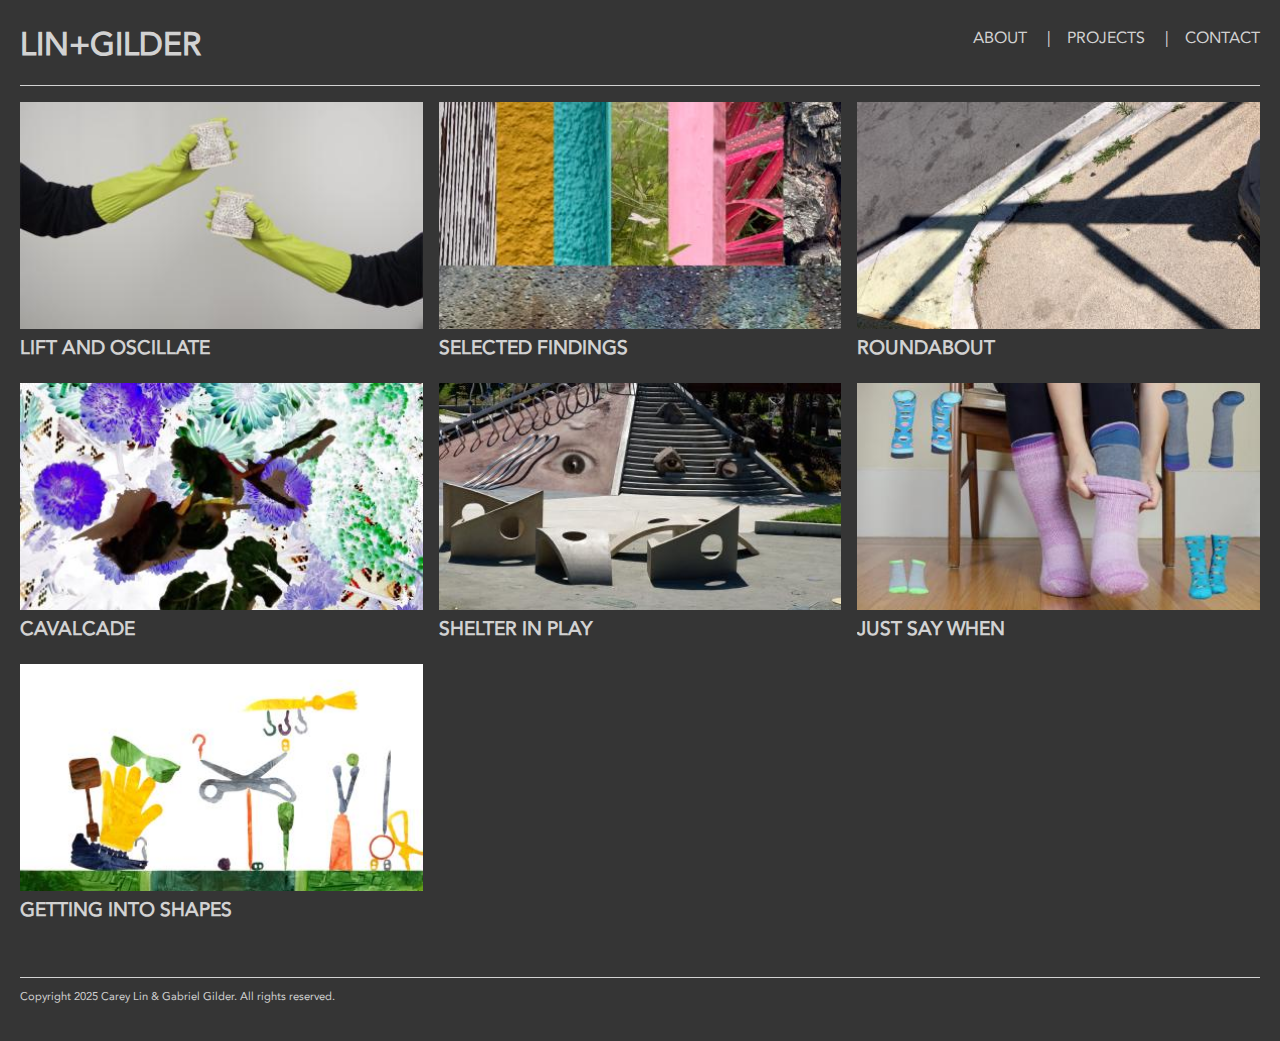
<file: index.html>
<!DOCTYPE html>
<html lang="en-us" dir="ltr">
<head>
	<meta name="generator" content="Hugo 0.145.0">
  <meta charset="utf-8">
<meta name="viewport" content="width=device-width, initial-scale=1">
<title>Lin&#43;Gilder</title>

      <link rel="stylesheet" href="/css/main.min.c0bf7a7091e030258f9d9fb2da1ad4cb654a5fd604701080ecb273f1ddc2f5b8.css" integrity="sha256-wL96cJHgMCWPnZ&#43;y2hrUy2VKX9YEcBCA7LJz8d3C9bg=" crossorigin="anonymous">


      <script src="/js/main.f2979a93a325fecf9605263bd141398a311c8e23388ed7dcff74f92f7e632866.js" integrity="sha256-8peak6Ml/s&#43;WBSY70UE5ijEcjiM4jtfc/3T5L35jKGY=" crossorigin="anonymous"></script>


</head>
<body class="projects">
  <header>
    <h1>Lin&#43;Gilder</h1>

  <nav>
    <ul>
    <li>
      <a href="/about/">About</a>
    </li>
    <li>
      <a href="/projects/">Projects</a>
    </li>
    <li>
      <a href="/contact/">Contact</a>
    </li>
    </ul>
  </nav>


  </header>
  <main>
    
<div class="projects-list">
    
    <article class="post-entry">
        
        
            
            <div class="post-thumbnail">
                <a href="/projects/lift-and-oscillate/">
                    <img src="/projects/lift-and-oscillate/featured_hu_31f62cd83db3921d.jpg" alt="Lift and Oscillate" loading="lazy">
                </a>
            </div>
        
        <h2><a href="/projects/lift-and-oscillate/">Lift and Oscillate</a></h2>
    </article>

    <article class="post-entry">
        
        
            
            <div class="post-thumbnail">
                <a href="/projects/selected-findings/">
                    <img src="/projects/selected-findings/featured_hu_55df26813398f478.jpg" alt="Selected Findings" loading="lazy">
                </a>
            </div>
        
        <h2><a href="/projects/selected-findings/">Selected Findings</a></h2>
    </article>

    <article class="post-entry">
        
        
            
            <div class="post-thumbnail">
                <a href="/projects/roundabout/">
                    <img src="/projects/roundabout/featured_hu_ae3fa6624a8f44af.jpg" alt="Roundabout" loading="lazy">
                </a>
            </div>
        
        <h2><a href="/projects/roundabout/">Roundabout</a></h2>
    </article>

    <article class="post-entry">
        
        
            
            <div class="post-thumbnail">
                <a href="/projects/cavalcade/">
                    <img src="/projects/cavalcade/featured_hu_2fee0b853c753bfa.jpg" alt="Cavalcade" loading="lazy">
                </a>
            </div>
        
        <h2><a href="/projects/cavalcade/">Cavalcade</a></h2>
    </article>

    <article class="post-entry">
        
        
            
            <div class="post-thumbnail">
                <a href="/projects/shelter-in-play/">
                    <img src="/projects/shelter-in-play/featured_hu_3afb66766bae163d.jpg" alt="Shelter in Play" loading="lazy">
                </a>
            </div>
        
        <h2><a href="/projects/shelter-in-play/">Shelter in Play</a></h2>
    </article>

    <article class="post-entry">
        
        
            
            <div class="post-thumbnail">
                <a href="/projects/just-say-when/">
                    <img src="/projects/just-say-when/featured_hu_e3a2cbf4cf1ce548.jpg" alt="Just Say When" loading="lazy">
                </a>
            </div>
        
        <h2><a href="/projects/just-say-when/">Just Say When</a></h2>
    </article>

    <article class="post-entry">
        
        
            
            <div class="post-thumbnail">
                <a href="/projects/getting-into-shapes/">
                    <img src="/projects/getting-into-shapes/featured_hu_57fc79f762bedde9.jpg" alt="Getting Into Shapes" loading="lazy">
                </a>
            </div>
        
        <h2><a href="/projects/getting-into-shapes/">Getting Into Shapes</a></h2>
    </article>

</div>

  </main>
  <footer>
    <p>Copyright 2025 Carey Lin & Gabriel Gilder. All rights reserved.</p>

  </footer>
</body>
</html>
</file>
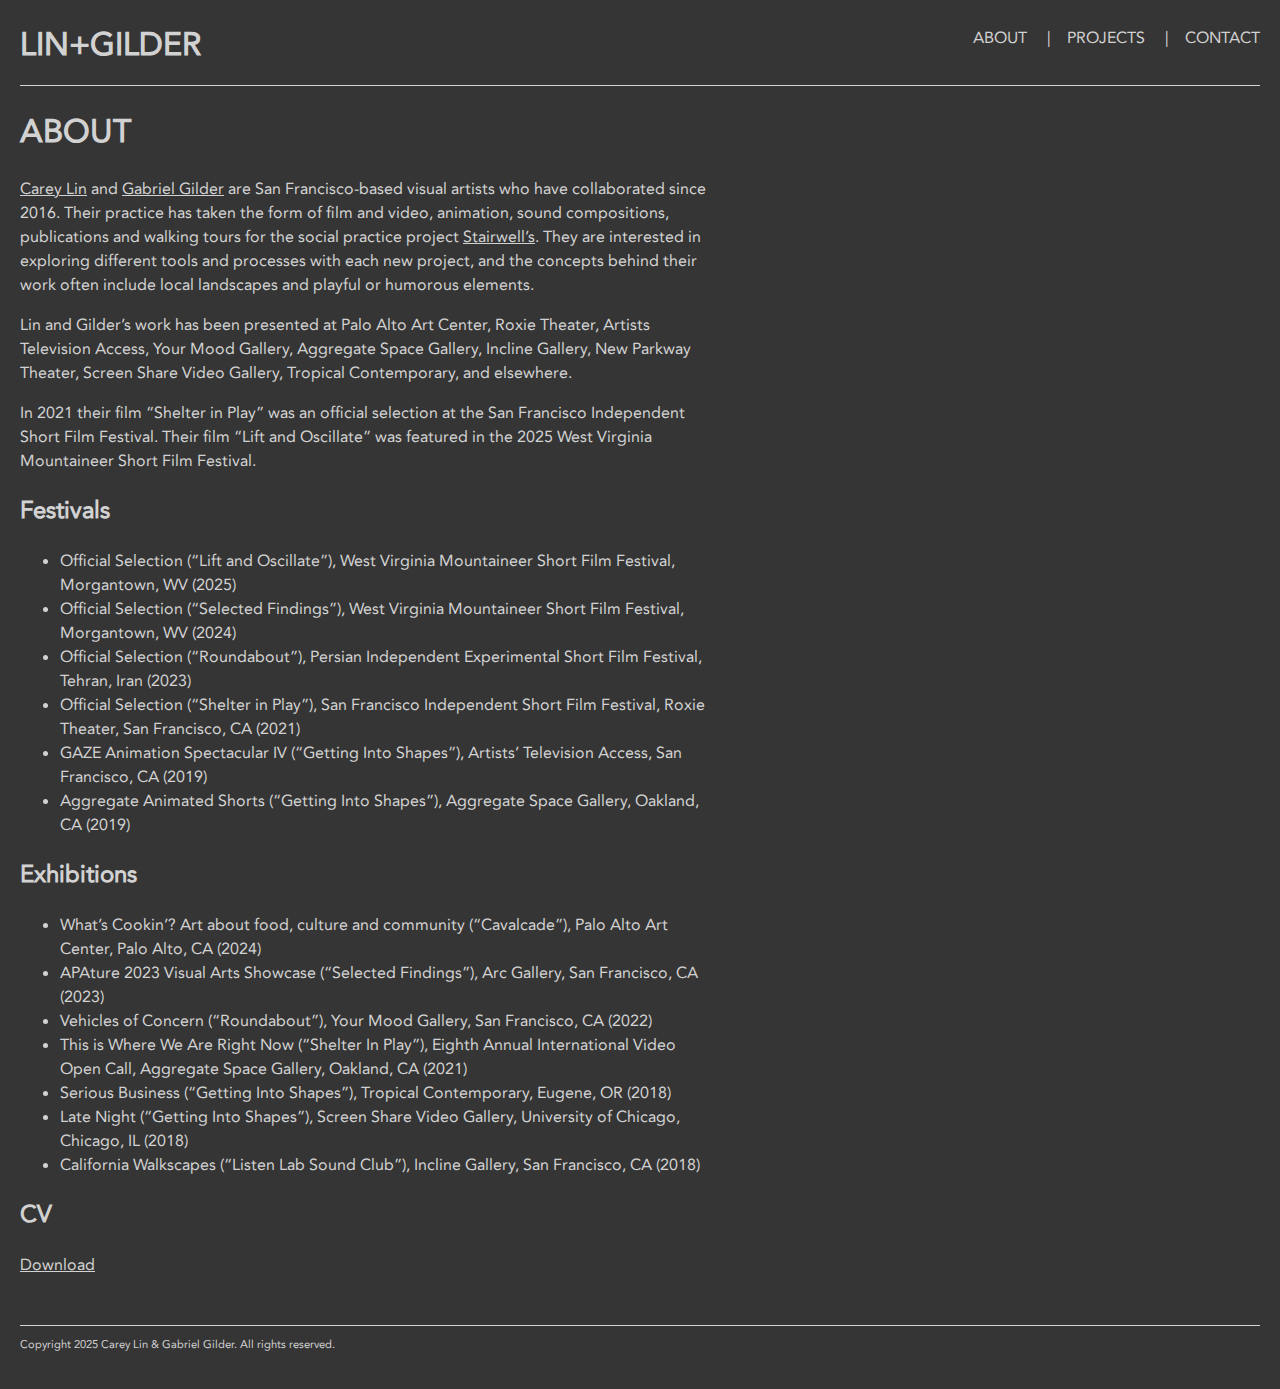
<file: about/index.html>
<!DOCTYPE html>
<html lang="en-us" dir="ltr">
<head>
  <meta charset="utf-8">
<meta name="viewport" content="width=device-width, initial-scale=1">
<title>About | Lin&#43;Gilder</title>

      <link rel="stylesheet" href="/css/main.min.c0bf7a7091e030258f9d9fb2da1ad4cb654a5fd604701080ecb273f1ddc2f5b8.css" integrity="sha256-wL96cJHgMCWPnZ&#43;y2hrUy2VKX9YEcBCA7LJz8d3C9bg=" crossorigin="anonymous">


      <script src="/js/main.f2979a93a325fecf9605263bd141398a311c8e23388ed7dcff74f92f7e632866.js" integrity="sha256-8peak6Ml/s&#43;WBSY70UE5ijEcjiM4jtfc/3T5L35jKGY=" crossorigin="anonymous"></script>


</head>
<body class="page">
  <header>
    <h1>Lin&#43;Gilder</h1>

  <nav>
    <ul>
    <li>
      <a aria-current="page" class="active" href="/about/">About</a>
    </li>
    <li>
      <a href="/projects/">Projects</a>
    </li>
    <li>
      <a href="/contact/">Contact</a>
    </li>
    </ul>
  </nav>


  </header>
  <main>
    
  <h1>About</h1>

  <p><a href="https://www.careylin.com/">Carey Lin</a> and <a href="http://gabrielgilder.com/">Gabriel Gilder</a> are San Francisco-based visual artists who have collaborated since 2016. Their practice has taken the form of film and video, animation, sound compositions, publications and walking tours for the social practice project <a href="https://stairwells.org/">Stairwell’s</a>. They are interested in exploring different tools and processes with each new project, and the concepts behind their work often include local landscapes and playful or humorous elements.</p>
<p>Lin and Gilder’s work has been presented at Palo Alto Art Center, Roxie Theater, Artists Television Access, Your Mood Gallery, Aggregate Space Gallery, Incline Gallery, New Parkway Theater, Screen Share Video Gallery, Tropical Contemporary, and elsewhere.</p>
<p>In 2021 their film “Shelter in Play” was an official selection at the San Francisco Independent Short Film Festival. Their film “Lift and Oscillate” was featured in the 2025 West Virginia Mountaineer Short Film Festival.</p>
<h2 id="festivals">Festivals</h2>
<ul>
<li>Official Selection (“Lift and Oscillate”), West Virginia Mountaineer Short Film Festival, Morgantown, WV (2025)</li>
<li>Official Selection (“Selected Findings”), West Virginia Mountaineer Short Film Festival, Morgantown, WV (2024)</li>
<li>Official Selection (“Roundabout”), Persian Independent Experimental Short Film Festival, Tehran, Iran (2023)</li>
<li>Official Selection (“Shelter in Play”), San Francisco Independent Short Film Festival, Roxie Theater, San Francisco, CA (2021)</li>
<li>GAZE Animation Spectacular IV (“Getting Into Shapes”), Artists’ Television Access, San Francisco, CA (2019)</li>
<li>Aggregate Animated Shorts (“Getting Into Shapes”), Aggregate Space Gallery, Oakland, CA (2019)</li>
</ul>
<h2 id="exhibitions">Exhibitions</h2>
<ul>
<li>What’s Cookin’? Art about food, culture and community (“Cavalcade”), Palo Alto Art Center, Palo Alto, CA (2024)</li>
<li>APAture 2023 Visual Arts Showcase (“Selected Findings”), Arc Gallery, San Francisco, CA (2023)</li>
<li>Vehicles of Concern (“Roundabout”), Your Mood Gallery, San Francisco, CA  (2022)</li>
<li>This is Where We Are Right Now (“Shelter In Play”), Eighth Annual International Video Open Call, Aggregate Space Gallery, Oakland, CA (2021)</li>
<li>Serious Business (“Getting Into Shapes”), Tropical Contemporary, Eugene, OR (2018)</li>
<li>Late Night (“Getting Into Shapes”), Screen Share Video Gallery, University of Chicago, Chicago, IL (2018)</li>
<li>California Walkscapes (“Listen Lab Sound Club”), Incline Gallery, San Francisco, CA (2018)</li>
</ul>
<h2 id="cv">CV</h2>
<p><a href="Lin-Gilder-CV-2025.pdf">Download</a></p>

  


  </main>
  <footer>
    <p>Copyright 2025 Carey Lin & Gabriel Gilder. All rights reserved.</p>

  </footer>
</body>
</html>
</file>
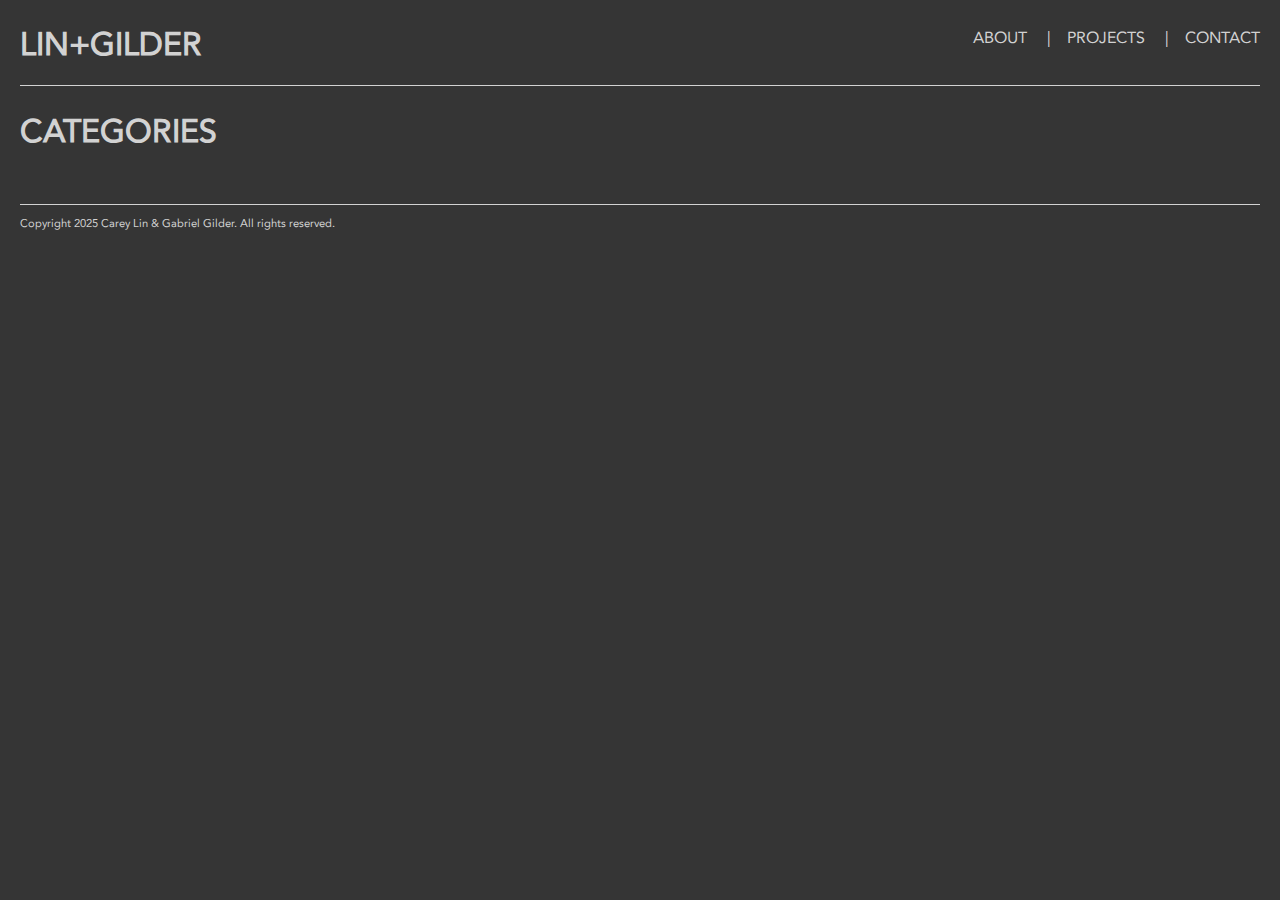
<file: categories/index.html>
<!DOCTYPE html>
<html lang="en-us" dir="ltr">
<head>
  <meta charset="utf-8">
<meta name="viewport" content="width=device-width, initial-scale=1">
<title>Categories | Lin&#43;Gilder</title>

      <link rel="stylesheet" href="/css/main.min.c0bf7a7091e030258f9d9fb2da1ad4cb654a5fd604701080ecb273f1ddc2f5b8.css" integrity="sha256-wL96cJHgMCWPnZ&#43;y2hrUy2VKX9YEcBCA7LJz8d3C9bg=" crossorigin="anonymous">


      <script src="/js/main.f2979a93a325fecf9605263bd141398a311c8e23388ed7dcff74f92f7e632866.js" integrity="sha256-8peak6Ml/s&#43;WBSY70UE5ijEcjiM4jtfc/3T5L35jKGY=" crossorigin="anonymous"></script>


</head>
<body class="categories">
  <header>
    <h1>Lin&#43;Gilder</h1>

  <nav>
    <ul>
    <li>
      <a href="/about/">About</a>
    </li>
    <li>
      <a href="/projects/">Projects</a>
    </li>
    <li>
      <a href="/contact/">Contact</a>
    </li>
    </ul>
  </nav>


  </header>
  <main>
    
  <h1>Categories</h1>
  
  

  </main>
  <footer>
    <p>Copyright 2025 Carey Lin & Gabriel Gilder. All rights reserved.</p>

  </footer>
</body>
</html>
</file>
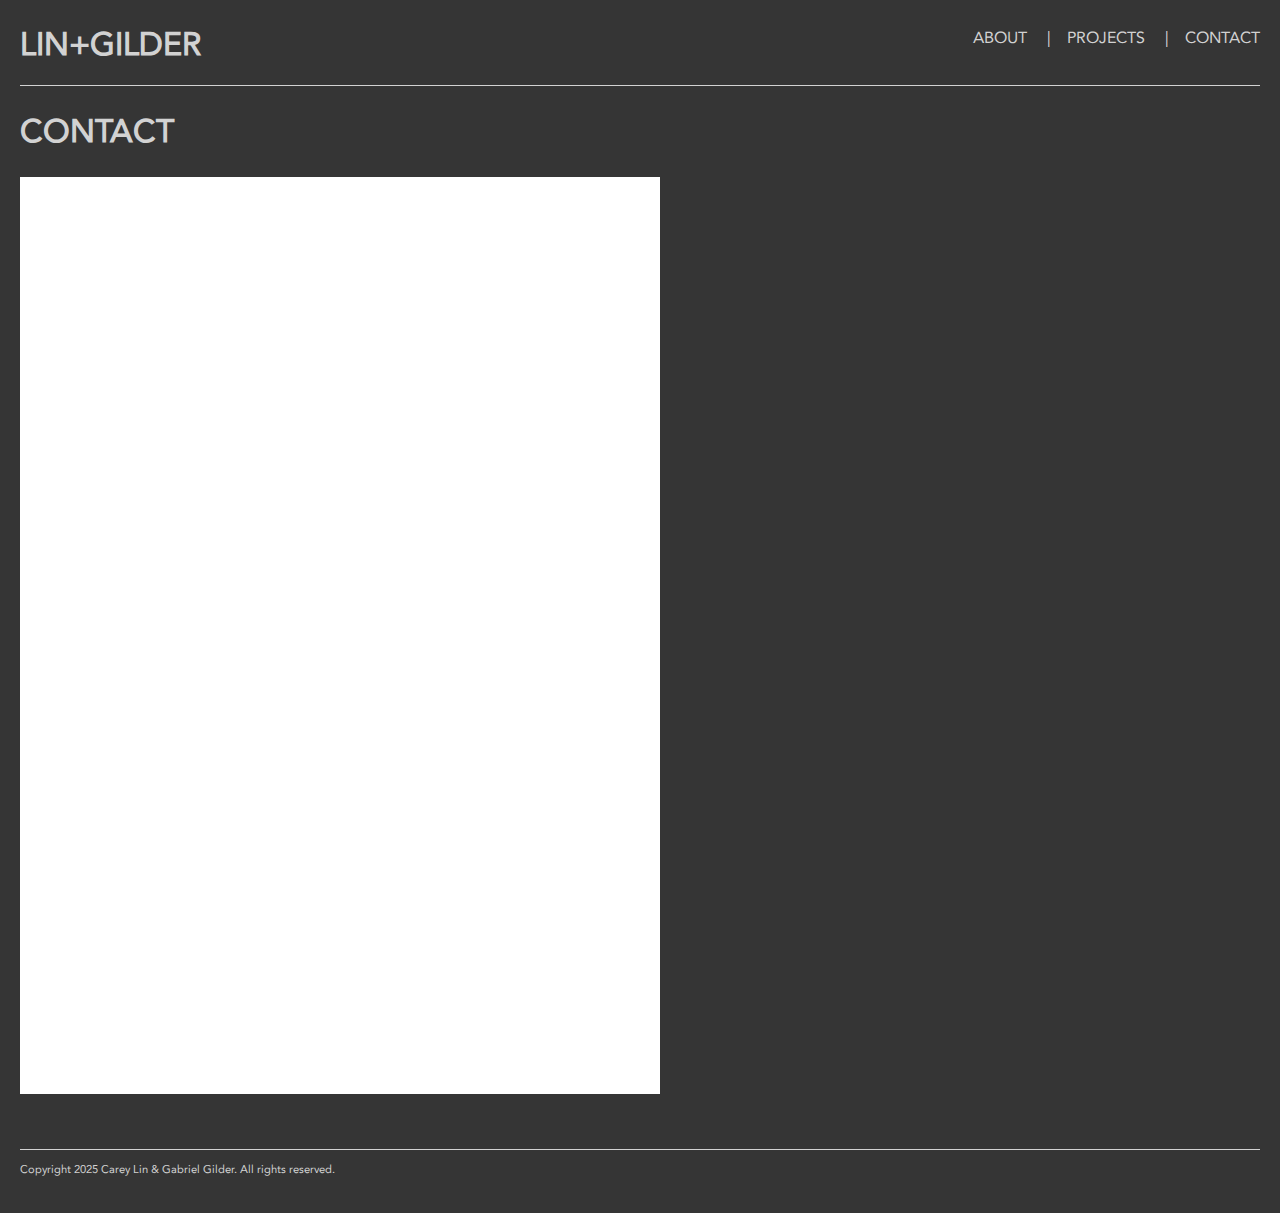
<file: contact/index.html>
<!DOCTYPE html>
<html lang="en-us" dir="ltr">
<head>
  <meta charset="utf-8">
<meta name="viewport" content="width=device-width, initial-scale=1">
<title>Contact | Lin&#43;Gilder</title>

      <link rel="stylesheet" href="/css/main.min.c0bf7a7091e030258f9d9fb2da1ad4cb654a5fd604701080ecb273f1ddc2f5b8.css" integrity="sha256-wL96cJHgMCWPnZ&#43;y2hrUy2VKX9YEcBCA7LJz8d3C9bg=" crossorigin="anonymous">


      <script src="/js/main.f2979a93a325fecf9605263bd141398a311c8e23388ed7dcff74f92f7e632866.js" integrity="sha256-8peak6Ml/s&#43;WBSY70UE5ijEcjiM4jtfc/3T5L35jKGY=" crossorigin="anonymous"></script>


</head>
<body class="page">
  <header>
    <h1>Lin&#43;Gilder</h1>

  <nav>
    <ul>
    <li>
      <a href="/about/">About</a>
    </li>
    <li>
      <a href="/projects/">Projects</a>
    </li>
    <li>
      <a aria-current="page" class="active" href="/contact/">Contact</a>
    </li>
    </ul>
  </nav>


  </header>
  <main>
    
  <h1>Contact</h1>

  <iframe src="https://docs.google.com/forms/d/e/1FAIpQLSfSWB7DH9buYF5uHQFEspBfdnNCoiRGagFJHl-l-4XDAZrcOw/viewform?embedded=true" width="640" height="917" frameborder="0" marginheight="0" marginwidth="0" style="background-color: white;">Loading…</iframe>
  


  </main>
  <footer>
    <p>Copyright 2025 Carey Lin & Gabriel Gilder. All rights reserved.</p>

  </footer>
</body>
</html>
</file>
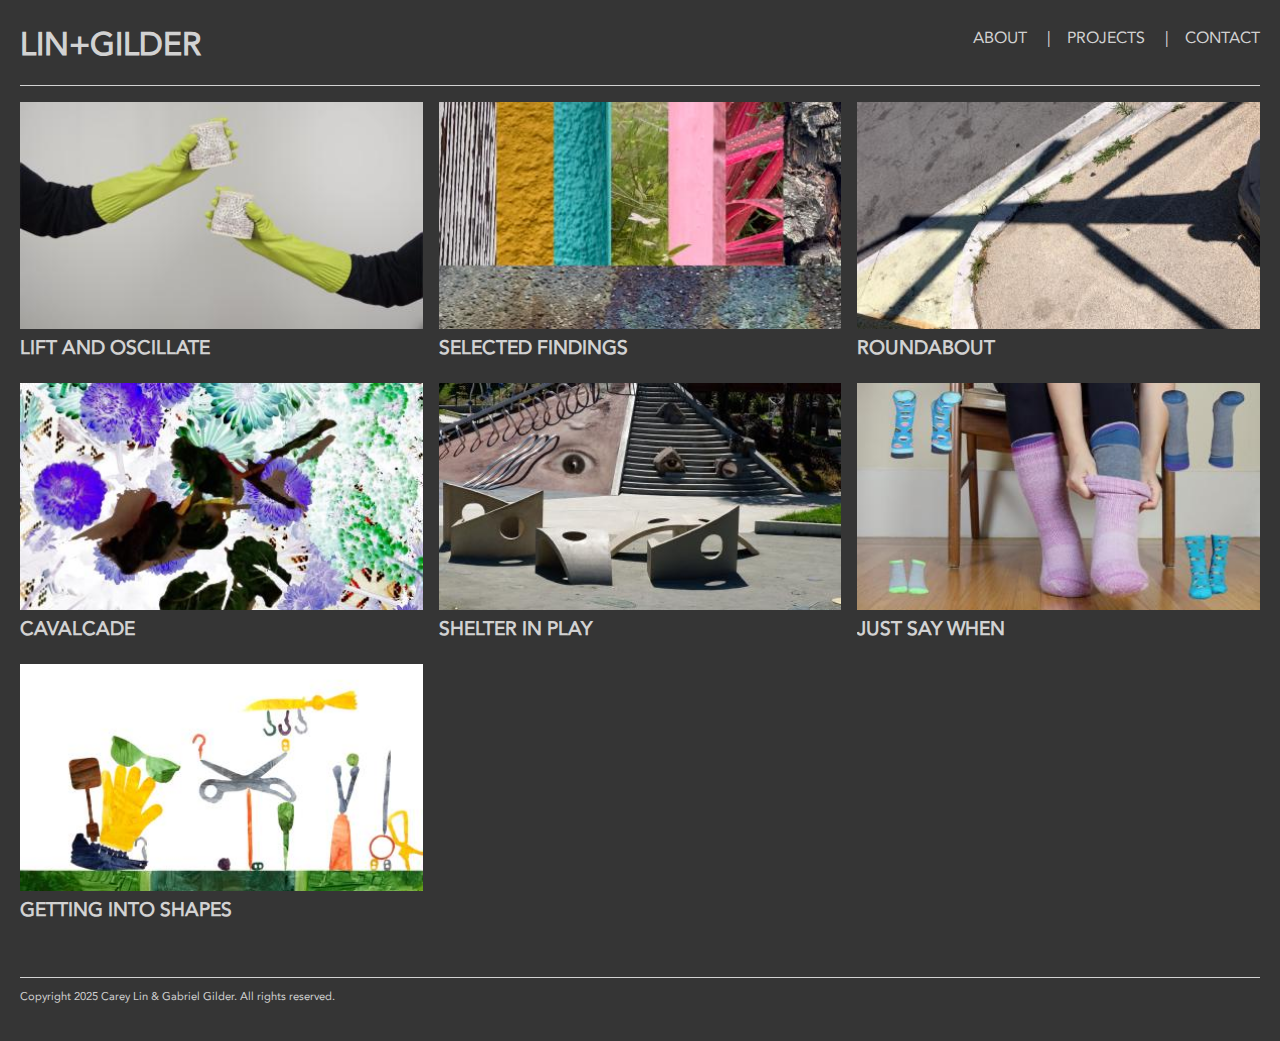
<file: projects/index.html>
<!DOCTYPE html>
<html lang="en-us" dir="ltr">
<head>
  <meta charset="utf-8">
<meta name="viewport" content="width=device-width, initial-scale=1">
<title>Projects | Lin&#43;Gilder</title>

      <link rel="stylesheet" href="/css/main.min.c0bf7a7091e030258f9d9fb2da1ad4cb654a5fd604701080ecb273f1ddc2f5b8.css" integrity="sha256-wL96cJHgMCWPnZ&#43;y2hrUy2VKX9YEcBCA7LJz8d3C9bg=" crossorigin="anonymous">


      <script src="/js/main.f2979a93a325fecf9605263bd141398a311c8e23388ed7dcff74f92f7e632866.js" integrity="sha256-8peak6Ml/s&#43;WBSY70UE5ijEcjiM4jtfc/3T5L35jKGY=" crossorigin="anonymous"></script>


</head>
<body class="projects">
  <header>
    <h1>Lin&#43;Gilder</h1>

  <nav>
    <ul>
    <li>
      <a href="/about/">About</a>
    </li>
    <li>
      <a aria-current="page" class="active" href="/projects/">Projects</a>
    </li>
    <li>
      <a href="/contact/">Contact</a>
    </li>
    </ul>
  </nav>


  </header>
  <main>
    
<div class="projects-list">
    
    <article class="post-entry">
        
        
            
            <div class="post-thumbnail">
                <a href="/projects/lift-and-oscillate/">
                    <img src="/projects/lift-and-oscillate/featured_hu_31f62cd83db3921d.jpg" alt="Lift and Oscillate" loading="lazy">
                </a>
            </div>
        
        <h2><a href="/projects/lift-and-oscillate/">Lift and Oscillate</a></h2>
    </article>

    <article class="post-entry">
        
        
            
            <div class="post-thumbnail">
                <a href="/projects/selected-findings/">
                    <img src="/projects/selected-findings/featured_hu_55df26813398f478.jpg" alt="Selected Findings" loading="lazy">
                </a>
            </div>
        
        <h2><a href="/projects/selected-findings/">Selected Findings</a></h2>
    </article>

    <article class="post-entry">
        
        
            
            <div class="post-thumbnail">
                <a href="/projects/roundabout/">
                    <img src="/projects/roundabout/featured_hu_ae3fa6624a8f44af.jpg" alt="Roundabout" loading="lazy">
                </a>
            </div>
        
        <h2><a href="/projects/roundabout/">Roundabout</a></h2>
    </article>

    <article class="post-entry">
        
        
            
            <div class="post-thumbnail">
                <a href="/projects/cavalcade/">
                    <img src="/projects/cavalcade/featured_hu_2fee0b853c753bfa.jpg" alt="Cavalcade" loading="lazy">
                </a>
            </div>
        
        <h2><a href="/projects/cavalcade/">Cavalcade</a></h2>
    </article>

    <article class="post-entry">
        
        
            
            <div class="post-thumbnail">
                <a href="/projects/shelter-in-play/">
                    <img src="/projects/shelter-in-play/featured_hu_3afb66766bae163d.jpg" alt="Shelter in Play" loading="lazy">
                </a>
            </div>
        
        <h2><a href="/projects/shelter-in-play/">Shelter in Play</a></h2>
    </article>

    <article class="post-entry">
        
        
            
            <div class="post-thumbnail">
                <a href="/projects/just-say-when/">
                    <img src="/projects/just-say-when/featured_hu_e3a2cbf4cf1ce548.jpg" alt="Just Say When" loading="lazy">
                </a>
            </div>
        
        <h2><a href="/projects/just-say-when/">Just Say When</a></h2>
    </article>

    <article class="post-entry">
        
        
            
            <div class="post-thumbnail">
                <a href="/projects/getting-into-shapes/">
                    <img src="/projects/getting-into-shapes/featured_hu_57fc79f762bedde9.jpg" alt="Getting Into Shapes" loading="lazy">
                </a>
            </div>
        
        <h2><a href="/projects/getting-into-shapes/">Getting Into Shapes</a></h2>
    </article>

</div>

  </main>
  <footer>
    <p>Copyright 2025 Carey Lin & Gabriel Gilder. All rights reserved.</p>

  </footer>
</body>
</html>
</file>
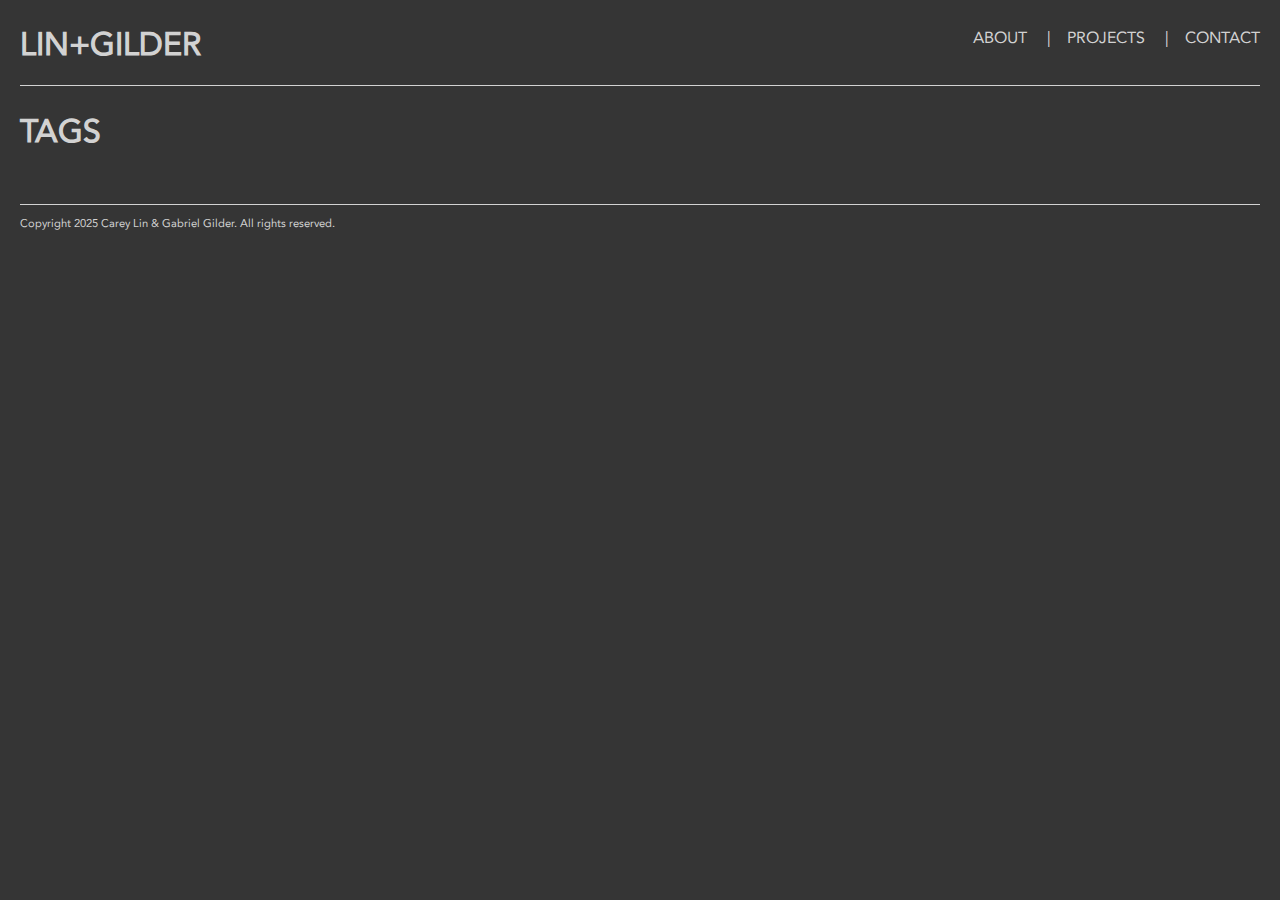
<file: tags/index.html>
<!DOCTYPE html>
<html lang="en-us" dir="ltr">
<head>
  <meta charset="utf-8">
<meta name="viewport" content="width=device-width, initial-scale=1">
<title>Tags | Lin&#43;Gilder</title>

      <link rel="stylesheet" href="/css/main.min.c0bf7a7091e030258f9d9fb2da1ad4cb654a5fd604701080ecb273f1ddc2f5b8.css" integrity="sha256-wL96cJHgMCWPnZ&#43;y2hrUy2VKX9YEcBCA7LJz8d3C9bg=" crossorigin="anonymous">


      <script src="/js/main.f2979a93a325fecf9605263bd141398a311c8e23388ed7dcff74f92f7e632866.js" integrity="sha256-8peak6Ml/s&#43;WBSY70UE5ijEcjiM4jtfc/3T5L35jKGY=" crossorigin="anonymous"></script>


</head>
<body class="tags">
  <header>
    <h1>Lin&#43;Gilder</h1>

  <nav>
    <ul>
    <li>
      <a href="/about/">About</a>
    </li>
    <li>
      <a href="/projects/">Projects</a>
    </li>
    <li>
      <a href="/contact/">Contact</a>
    </li>
    </ul>
  </nav>


  </header>
  <main>
    
  <h1>Tags</h1>
  
  

  </main>
  <footer>
    <p>Copyright 2025 Carey Lin & Gabriel Gilder. All rights reserved.</p>

  </footer>
</body>
</html>
</file>
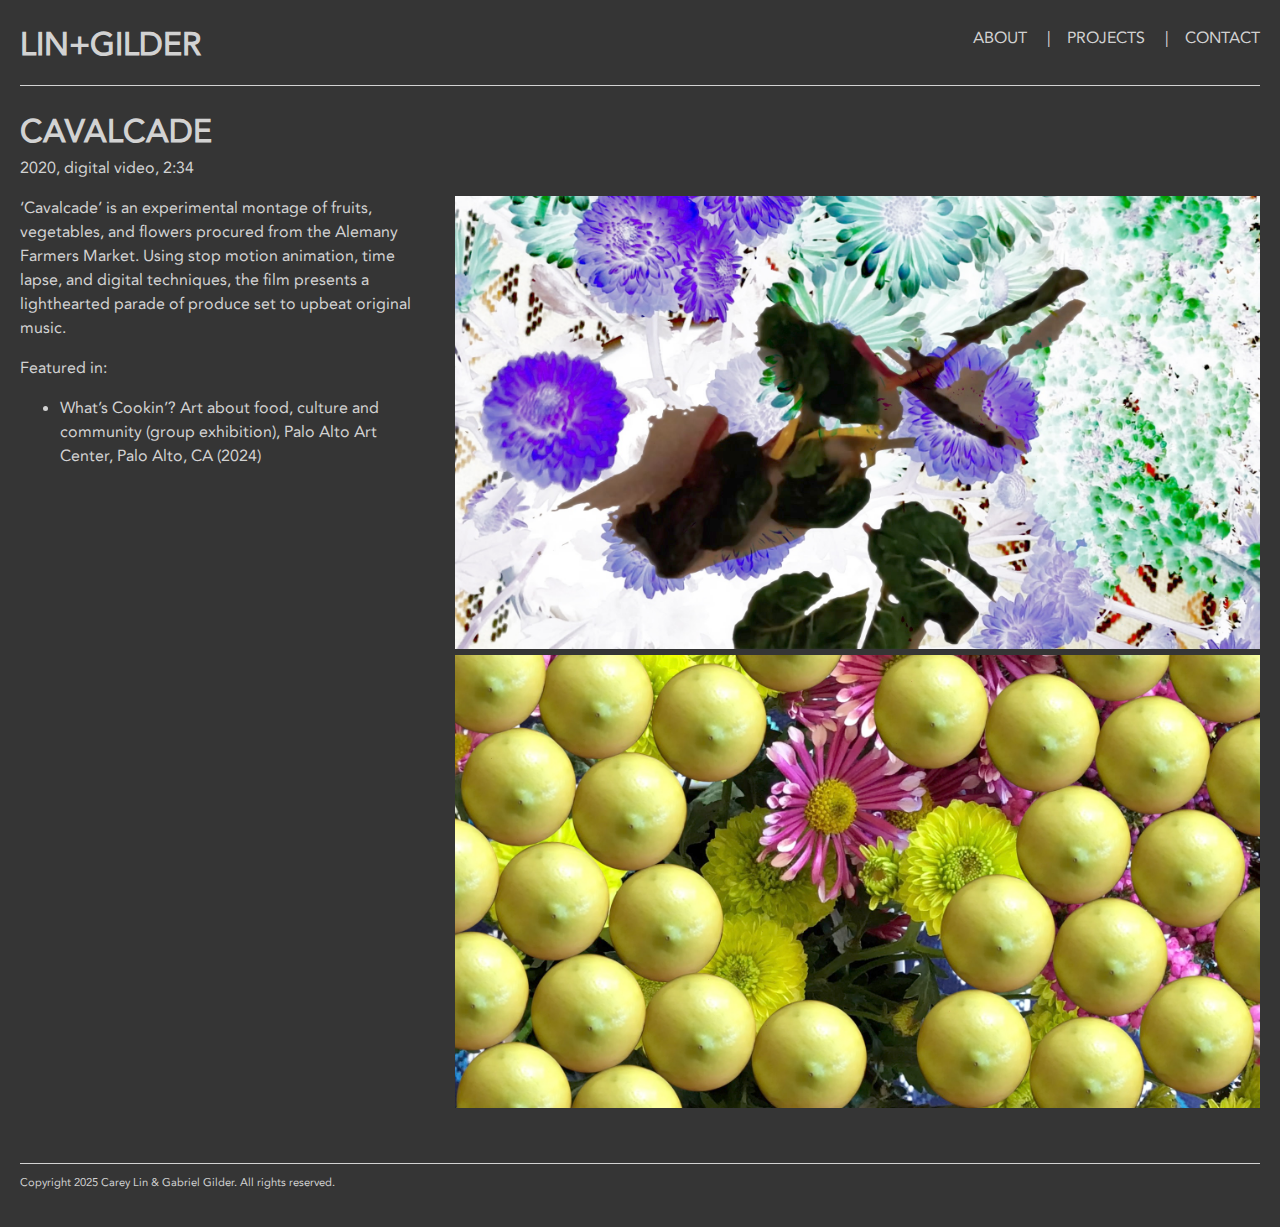
<file: projects/cavalcade/index.html>
<!DOCTYPE html>
<html lang="en-us" dir="ltr">
<head>
  <meta charset="utf-8">
<meta name="viewport" content="width=device-width, initial-scale=1">
<title>Cavalcade | Lin&#43;Gilder</title>

      <link rel="stylesheet" href="/css/main.min.c0bf7a7091e030258f9d9fb2da1ad4cb654a5fd604701080ecb273f1ddc2f5b8.css" integrity="sha256-wL96cJHgMCWPnZ&#43;y2hrUy2VKX9YEcBCA7LJz8d3C9bg=" crossorigin="anonymous">


      <script src="/js/main.f2979a93a325fecf9605263bd141398a311c8e23388ed7dcff74f92f7e632866.js" integrity="sha256-8peak6Ml/s&#43;WBSY70UE5ijEcjiM4jtfc/3T5L35jKGY=" crossorigin="anonymous"></script>


</head>
<body class="projects">
  <header>
    <h1>Lin&#43;Gilder</h1>

  <nav>
    <ul>
    <li>
      <a href="/about/">About</a>
    </li>
    <li>
      <a aria-current="true" class="ancestor" href="/projects/">Projects</a>
    </li>
    <li>
      <a href="/contact/">Contact</a>
    </li>
    </ul>
  </nav>


  </header>
  <main>
    
<article class="project-single">
    <header class="project-header">
        <h1>Cavalcade</h1>
        <div class="project-meta">
            <span class="project-year">2020</span>, <span class="project-format">digital video</span>, <span class="project-length">2:34</span>
        </div>
    </header>

    <div class="project-content">
        <div class="figures">
<figure><img src="/projects/cavalcade/featured.jpg">
</figure>

<figure><img src="/projects/cavalcade/lemons.jpg">
</figure>

</div>
<div class="text-content">
‘Cavalcade’ is an experimental montage of fruits, vegetables, and flowers procured from the Alemany Farmers Market. Using stop motion animation, time lapse, and digital techniques, the film presents a lighthearted parade of produce set to upbeat original music.
<p>Featured in:</p>
<ul>
<li>What’s Cookin’? Art about food, culture and community (group exhibition), Palo Alto Art Center, Palo Alto, CA (2024)</li>
</ul>
</div>
    </div>
</article>

  </main>
  <footer>
    <p>Copyright 2025 Carey Lin & Gabriel Gilder. All rights reserved.</p>

  </footer>
</body>
</html>
</file>
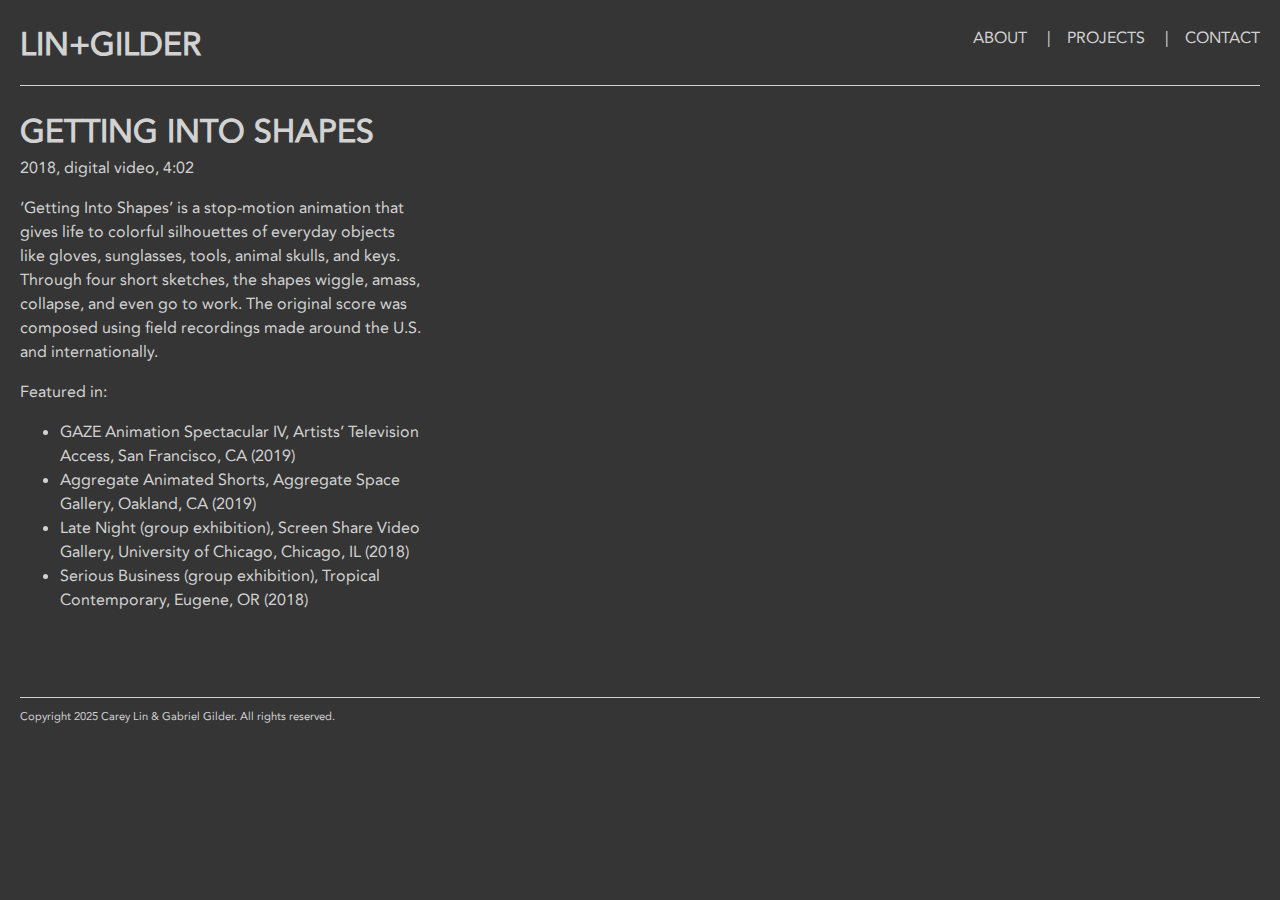
<file: projects/getting-into-shapes/index.html>
<!DOCTYPE html>
<html lang="en-us" dir="ltr">
<head>
  <meta charset="utf-8">
<meta name="viewport" content="width=device-width, initial-scale=1">
<title>Getting Into Shapes | Lin&#43;Gilder</title>

      <link rel="stylesheet" href="/css/main.min.c0bf7a7091e030258f9d9fb2da1ad4cb654a5fd604701080ecb273f1ddc2f5b8.css" integrity="sha256-wL96cJHgMCWPnZ&#43;y2hrUy2VKX9YEcBCA7LJz8d3C9bg=" crossorigin="anonymous">


      <script src="/js/main.f2979a93a325fecf9605263bd141398a311c8e23388ed7dcff74f92f7e632866.js" integrity="sha256-8peak6Ml/s&#43;WBSY70UE5ijEcjiM4jtfc/3T5L35jKGY=" crossorigin="anonymous"></script>


</head>
<body class="projects">
  <header>
    <h1>Lin&#43;Gilder</h1>

  <nav>
    <ul>
    <li>
      <a href="/about/">About</a>
    </li>
    <li>
      <a aria-current="true" class="ancestor" href="/projects/">Projects</a>
    </li>
    <li>
      <a href="/contact/">Contact</a>
    </li>
    </ul>
  </nav>


  </header>
  <main>
    
<article class="project-single">
    <header class="project-header">
        <h1>Getting Into Shapes</h1>
        <div class="project-meta">
            <span class="project-year">2018</span>, <span class="project-format">digital video</span>, <span class="project-length">4:02</span>
        </div>
    </header>

    <div class="project-content">
        <div class="figures">
<div style="padding:56.25% 0 0 0;position:relative;"><iframe src="https://player.vimeo.com/video/286444348?title=0&amp;byline=0&amp;portrait=0&amp;badge=0&amp;autopause=0&amp;player_id=0&amp;app_id=58479" frameborder="0" allow="autoplay; fullscreen; picture-in-picture; clipboard-write; encrypted-media" style="position:absolute;top:0;left:0;width:100%;height:100%;" title="Getting Into Shapes"></iframe></div><script src="https://player.vimeo.com/api/player.js"></script>
</div>
<div class="text-content">
‘Getting Into Shapes’ is a stop-motion animation that gives life to colorful silhouettes of everyday objects like gloves, sunglasses, tools, animal skulls, and keys. Through four short sketches, the shapes wiggle, amass, collapse, and even go to work. The original score was composed using field recordings made around the U.S. and internationally.
<p>Featured in:</p>
<ul>
<li>GAZE Animation Spectacular IV, Artists’ Television Access, San Francisco, CA (2019)</li>
<li>Aggregate Animated Shorts, Aggregate Space Gallery, Oakland, CA (2019)</li>
<li>Late Night (group exhibition), Screen Share Video Gallery, University of Chicago, Chicago, IL (2018)</li>
<li>Serious Business (group exhibition), Tropical Contemporary, Eugene, OR (2018)</li>
</ul>
</div>
    </div>
</article>

  </main>
  <footer>
    <p>Copyright 2025 Carey Lin & Gabriel Gilder. All rights reserved.</p>

  </footer>
</body>
</html>
</file>
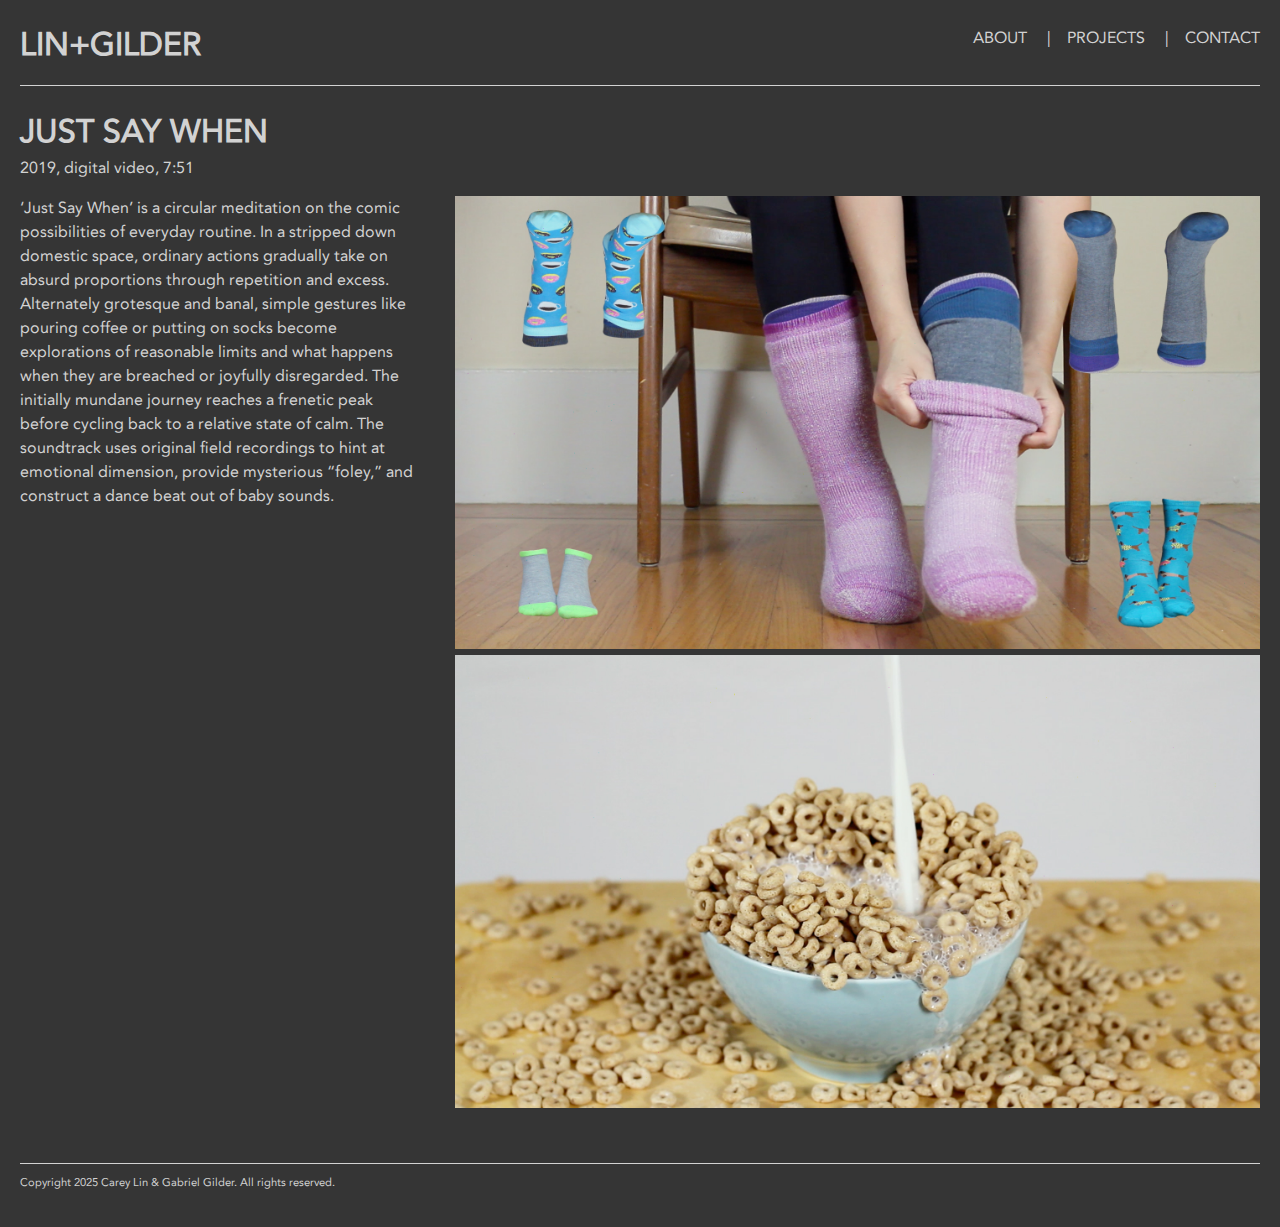
<file: projects/just-say-when/index.html>
<!DOCTYPE html>
<html lang="en-us" dir="ltr">
<head>
  <meta charset="utf-8">
<meta name="viewport" content="width=device-width, initial-scale=1">
<title>Just Say When | Lin&#43;Gilder</title>

      <link rel="stylesheet" href="/css/main.min.c0bf7a7091e030258f9d9fb2da1ad4cb654a5fd604701080ecb273f1ddc2f5b8.css" integrity="sha256-wL96cJHgMCWPnZ&#43;y2hrUy2VKX9YEcBCA7LJz8d3C9bg=" crossorigin="anonymous">


      <script src="/js/main.f2979a93a325fecf9605263bd141398a311c8e23388ed7dcff74f92f7e632866.js" integrity="sha256-8peak6Ml/s&#43;WBSY70UE5ijEcjiM4jtfc/3T5L35jKGY=" crossorigin="anonymous"></script>


</head>
<body class="projects">
  <header>
    <h1>Lin&#43;Gilder</h1>

  <nav>
    <ul>
    <li>
      <a href="/about/">About</a>
    </li>
    <li>
      <a aria-current="true" class="ancestor" href="/projects/">Projects</a>
    </li>
    <li>
      <a href="/contact/">Contact</a>
    </li>
    </ul>
  </nav>


  </header>
  <main>
    
<article class="project-single">
    <header class="project-header">
        <h1>Just Say When</h1>
        <div class="project-meta">
            <span class="project-year">2019</span>, <span class="project-format">digital video</span>, <span class="project-length">7:51</span>
        </div>
    </header>

    <div class="project-content">
        <div class="figures">
<figure><img src="/projects/just-say-when/featured.jpg">
</figure>

<figure><img src="/projects/just-say-when/still.jpg">
</figure>

</div>
<div class="text-content">
‘Just Say When’ is a circular meditation on the comic possibilities of everyday routine. In a stripped down domestic space, ordinary actions gradually take on absurd proportions through repetition and excess. Alternately grotesque and banal, simple gestures like pouring coffee or putting on socks become explorations of reasonable limits and what happens when they are breached or joyfully disregarded. The initially mundane journey reaches a frenetic peak before cycling back to a relative state of calm. The soundtrack uses original field recordings to hint at emotional dimension, provide mysterious “foley,” and construct a dance beat out of baby sounds.
</div>
    </div>
</article>

  </main>
  <footer>
    <p>Copyright 2025 Carey Lin & Gabriel Gilder. All rights reserved.</p>

  </footer>
</body>
</html>
</file>
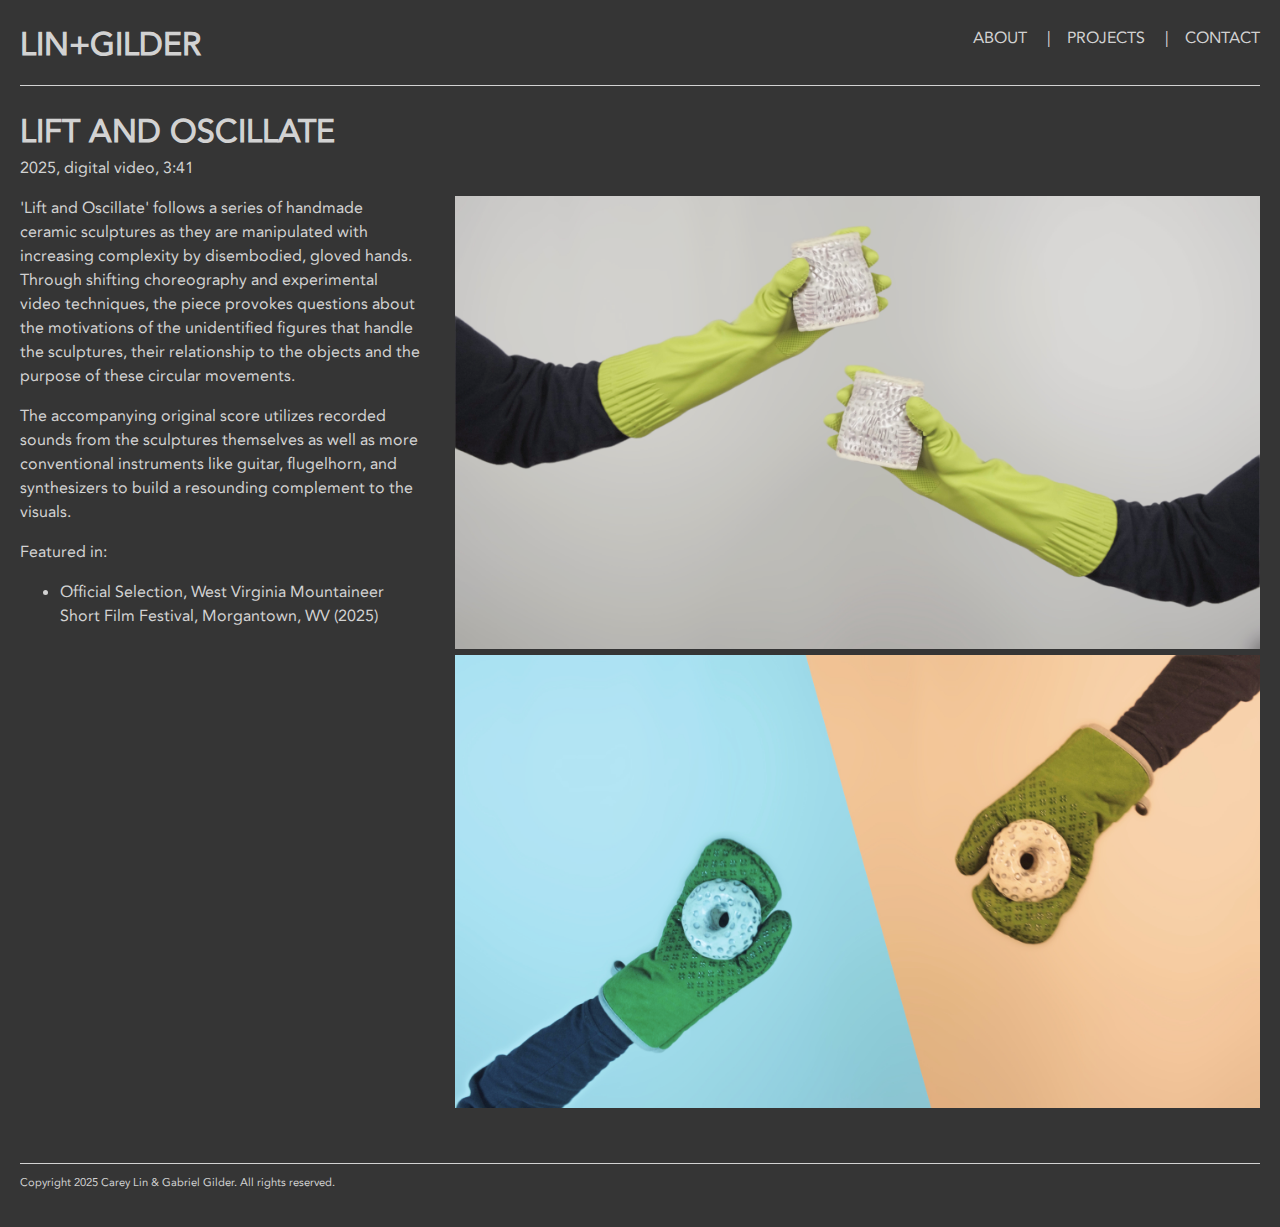
<file: projects/lift-and-oscillate/index.html>
<!DOCTYPE html>
<html lang="en-us" dir="ltr">
<head>
  <meta charset="utf-8">
<meta name="viewport" content="width=device-width, initial-scale=1">
<title>Lift and Oscillate | Lin&#43;Gilder</title>

      <link rel="stylesheet" href="/css/main.min.c0bf7a7091e030258f9d9fb2da1ad4cb654a5fd604701080ecb273f1ddc2f5b8.css" integrity="sha256-wL96cJHgMCWPnZ&#43;y2hrUy2VKX9YEcBCA7LJz8d3C9bg=" crossorigin="anonymous">


      <script src="/js/main.f2979a93a325fecf9605263bd141398a311c8e23388ed7dcff74f92f7e632866.js" integrity="sha256-8peak6Ml/s&#43;WBSY70UE5ijEcjiM4jtfc/3T5L35jKGY=" crossorigin="anonymous"></script>


</head>
<body class="projects">
  <header>
    <h1>Lin&#43;Gilder</h1>

  <nav>
    <ul>
    <li>
      <a href="/about/">About</a>
    </li>
    <li>
      <a aria-current="true" class="ancestor" href="/projects/">Projects</a>
    </li>
    <li>
      <a href="/contact/">Contact</a>
    </li>
    </ul>
  </nav>


  </header>
  <main>
    
<article class="project-single">
    <header class="project-header">
        <h1>Lift and Oscillate</h1>
        <div class="project-meta">
            <span class="project-year">2025</span>, <span class="project-format">digital video</span>, <span class="project-length">3:41</span>
        </div>
    </header>

    <div class="project-content">
        <div class="figures">
<figure><img src="/projects/lift-and-oscillate/featured.jpg">
</figure>

<figure><img src="/projects/lift-and-oscillate/still.jpg">
</figure>

</div>
<div class="text-content">
'Lift and Oscillate' follows a series of handmade ceramic sculptures as they are manipulated with increasing complexity by disembodied, gloved hands. Through shifting choreography and experimental video techniques, the piece provokes questions about the motivations of the unidentified figures that handle the sculptures, their relationship to the objects and the purpose of these circular movements.
<p>The accompanying original score utilizes recorded sounds from the sculptures themselves as well as more conventional instruments like guitar, flugelhorn, and synthesizers to build a resounding complement to the visuals.</p>
<p>Featured in:</p>
<ul>
<li>Official Selection, West Virginia Mountaineer Short Film Festival, Morgantown, WV (2025)</li>
</ul>
</div>

    </div>
</article>

  </main>
  <footer>
    <p>Copyright 2025 Carey Lin & Gabriel Gilder. All rights reserved.</p>

  </footer>
</body>
</html>
</file>
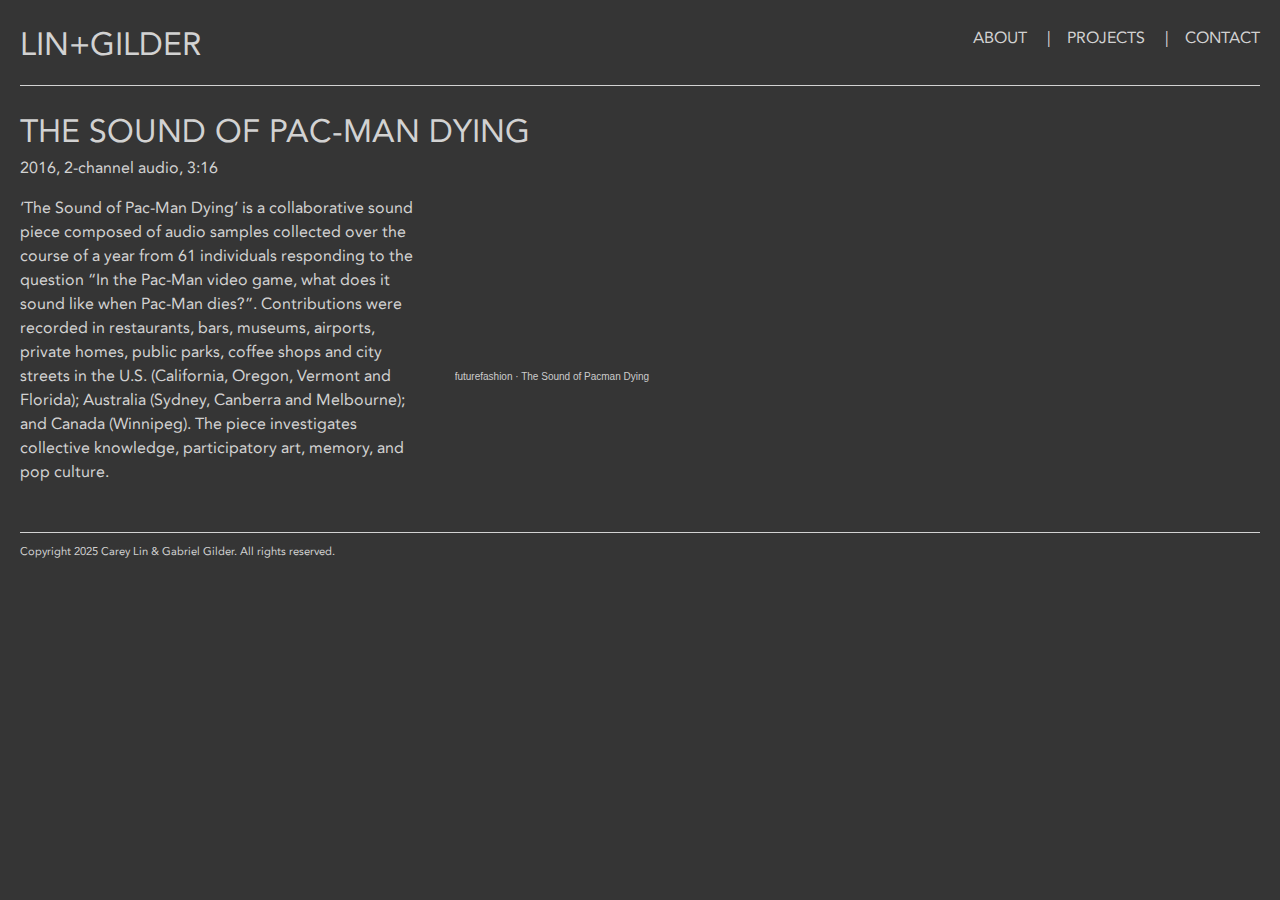
<file: projects/pacman/index.html>
<!DOCTYPE html>
<html lang="en-us" dir="ltr">
<head>
  <meta charset="utf-8">
<meta name="viewport" content="width=device-width, initial-scale=1">
<title>The Sound of Pac-Man Dying | Lin&#43;Gilder</title>

      <link rel="stylesheet" href="/css/main.min.d47ae10ef3fa39ed457db6f8c75f03b436ee6c2464b16c9c1bf8d45707117cee.css" integrity="sha256-1HrhDvP6Oe1Ffbb4x18DtDbubCRksWycG/jUVwcRfO4=" crossorigin="anonymous">


      <script src="/js/main.f2979a93a325fecf9605263bd141398a311c8e23388ed7dcff74f92f7e632866.js" integrity="sha256-8peak6Ml/s&#43;WBSY70UE5ijEcjiM4jtfc/3T5L35jKGY=" crossorigin="anonymous"></script>


</head>
<body class="projects">
  <header>
    <h1>Lin&#43;Gilder</h1>

  <nav>
    <ul>
    <li>
      <a href="/about/">About</a>
    </li>
    <li>
      <a aria-current="true" class="ancestor" href="/projects/">Projects</a>
    </li>
    <li>
      <a href="/contact/">Contact</a>
    </li>
    </ul>
  </nav>


  </header>
  <main>
    
<article class="project-single">
    <header class="project-header">
        <h1>The Sound of Pac-Man Dying</h1>
        <div class="project-meta">
            <span class="project-year">2016</span>, <span class="project-format">2-channel audio</span>, <span class="project-length">3:16</span>
        </div>
    </header>

    <div class="project-content">
        <div class="figures">
<figure>
<iframe width="100%" height="166" scrolling="no" frameborder="no" allow="autoplay" src="https://w.soundcloud.com/player/?url=https%3A//api.soundcloud.com/tracks/283240738&color=%23ff5500&auto_play=false&hide_related=false&show_comments=true&show_user=true&show_reposts=false&show_teaser=true"></iframe><div style="font-size: 10px; color: #cccccc;line-break: anywhere;word-break: normal;overflow: hidden;white-space: nowrap;text-overflow: ellipsis; font-family: Interstate,Lucida Grande,Lucida Sans Unicode,Lucida Sans,Garuda,Verdana,Tahoma,sans-serif;font-weight: 100;"><a href="https://soundcloud.com/futurefashion" title="futurefashion" target="_blank" style="color: #cccccc; text-decoration: none;">futurefashion</a> · <a href="https://soundcloud.com/futurefashion/the-sound-of-pacman-dying" title="The Sound of Pacman Dying" target="_blank" style="color: #cccccc; text-decoration: none;">The Sound of Pacman Dying</a></div>
</figure>
</div>
<div class="text-content">
‘The Sound of Pac-Man Dying’ is a collaborative sound piece composed of audio samples collected over the course of a year from 61 individuals responding to the question “In the Pac-Man video game, what does it sound like when Pac-Man dies?”. Contributions were recorded in restaurants, bars, museums, airports, private homes, public parks, coffee shops and city streets in the U.S. (California, Oregon, Vermont and Florida); Australia (Sydney, Canberra and Melbourne); and Canada (Winnipeg). The piece investigates collective knowledge, participatory art, memory, and pop culture.
</div>
    </div>
</article>

  </main>
  <footer>
    <p>Copyright 2025 Carey Lin & Gabriel Gilder. All rights reserved.</p>

  </footer>
</body>
</html>
</file>
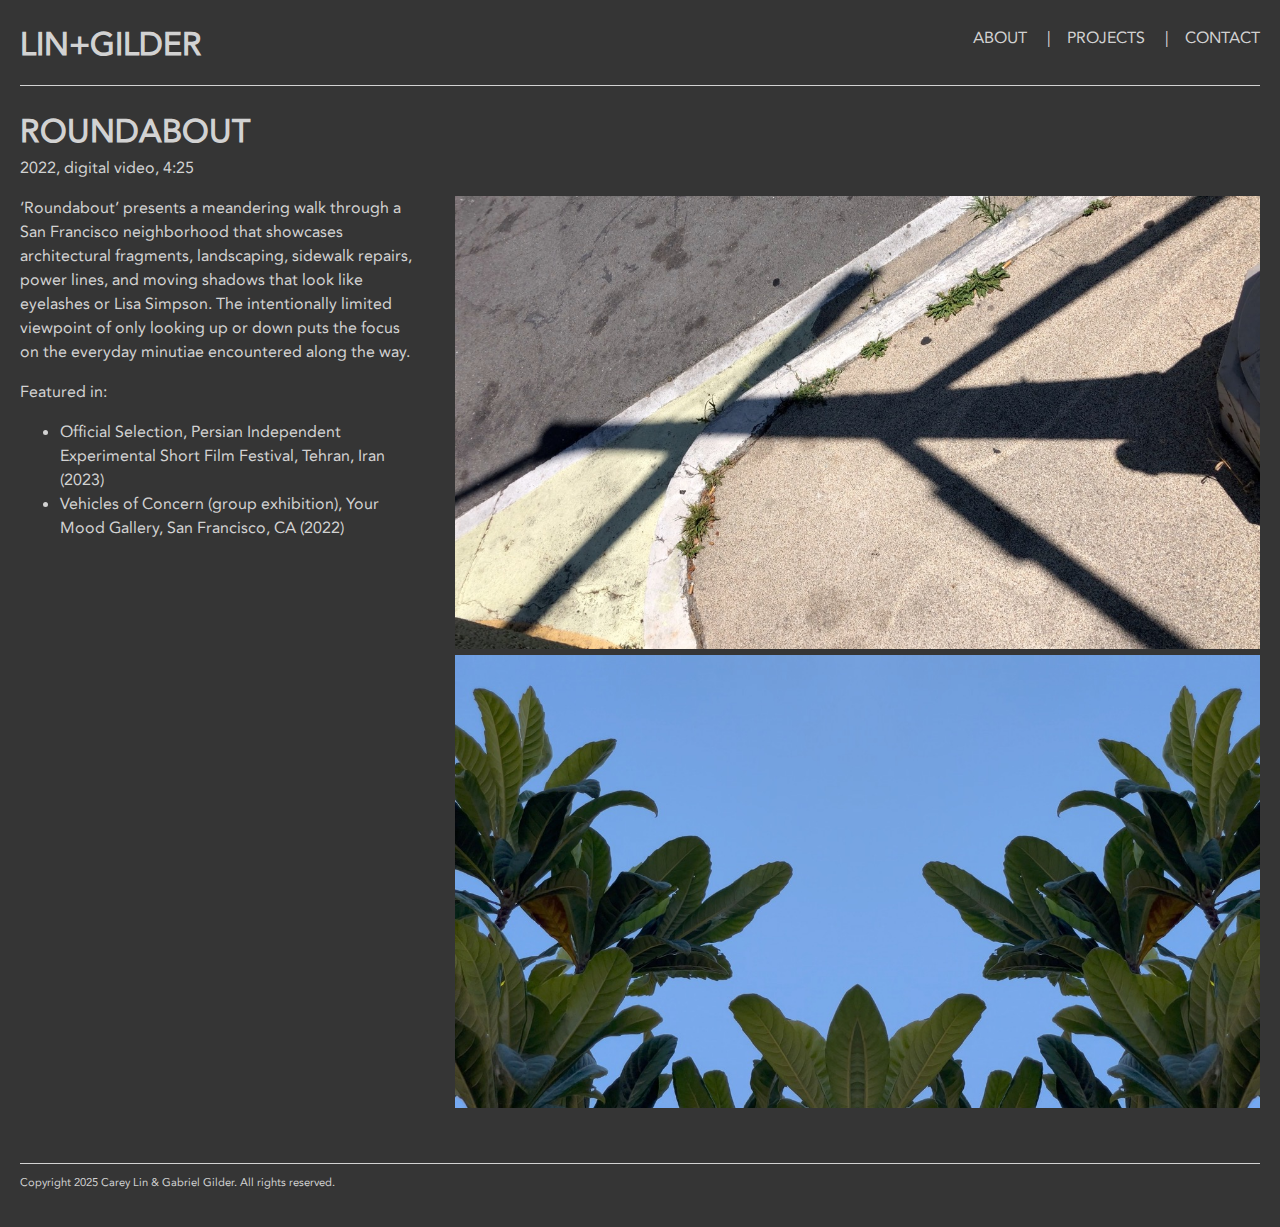
<file: projects/roundabout/index.html>
<!DOCTYPE html>
<html lang="en-us" dir="ltr">
<head>
  <meta charset="utf-8">
<meta name="viewport" content="width=device-width, initial-scale=1">
<title>Roundabout | Lin&#43;Gilder</title>

      <link rel="stylesheet" href="/css/main.min.c0bf7a7091e030258f9d9fb2da1ad4cb654a5fd604701080ecb273f1ddc2f5b8.css" integrity="sha256-wL96cJHgMCWPnZ&#43;y2hrUy2VKX9YEcBCA7LJz8d3C9bg=" crossorigin="anonymous">


      <script src="/js/main.f2979a93a325fecf9605263bd141398a311c8e23388ed7dcff74f92f7e632866.js" integrity="sha256-8peak6Ml/s&#43;WBSY70UE5ijEcjiM4jtfc/3T5L35jKGY=" crossorigin="anonymous"></script>


</head>
<body class="projects">
  <header>
    <h1>Lin&#43;Gilder</h1>

  <nav>
    <ul>
    <li>
      <a href="/about/">About</a>
    </li>
    <li>
      <a aria-current="true" class="ancestor" href="/projects/">Projects</a>
    </li>
    <li>
      <a href="/contact/">Contact</a>
    </li>
    </ul>
  </nav>


  </header>
  <main>
    
<article class="project-single">
    <header class="project-header">
        <h1>Roundabout</h1>
        <div class="project-meta">
            <span class="project-year">2022</span>, <span class="project-format">digital video</span>, <span class="project-length">4:25</span>
        </div>
    </header>

    <div class="project-content">
        <div class="figures">
<figure><img src="/projects/roundabout/featured.jpg">
</figure>

<figure><img src="/projects/roundabout/still.jpg">
</figure>

</div>
<div class="text-content">
‘Roundabout’ presents a meandering walk through a San Francisco neighborhood that showcases architectural fragments, landscaping, sidewalk repairs, power lines, and moving shadows that look like eyelashes or Lisa Simpson. The intentionally limited viewpoint of only looking up or down puts the focus on the everyday minutiae encountered along the way.
<p>Featured in:</p>
<ul>
<li>Official Selection, Persian Independent Experimental Short Film Festival, Tehran, Iran (2023)</li>
<li>Vehicles of Concern (group exhibition), Your Mood Gallery, San Francisco, CA (2022)</li>
</ul>
</div>
    </div>
</article>

  </main>
  <footer>
    <p>Copyright 2025 Carey Lin & Gabriel Gilder. All rights reserved.</p>

  </footer>
</body>
</html>
</file>
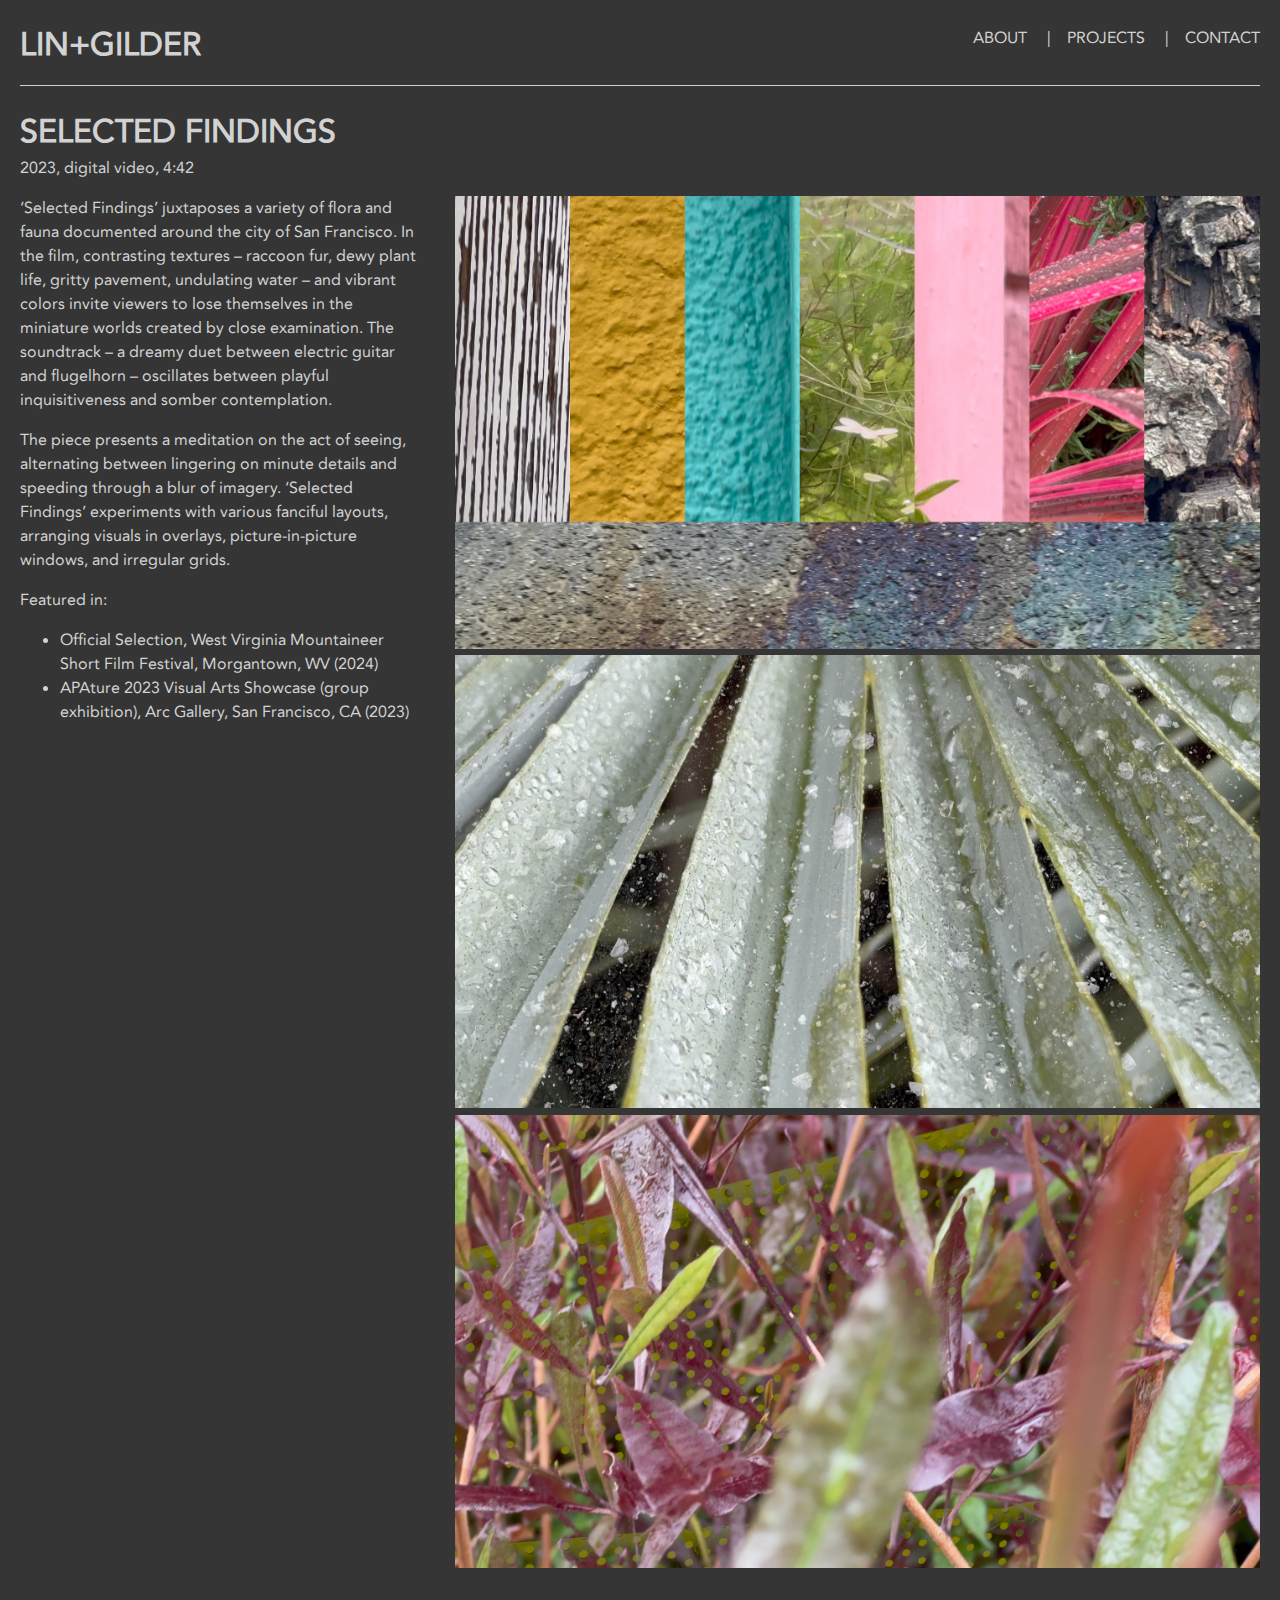
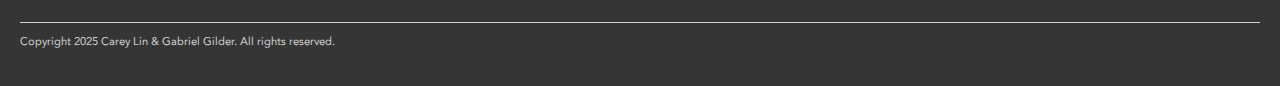
<file: projects/selected-findings/index.html>
<!DOCTYPE html>
<html lang="en-us" dir="ltr">
<head>
  <meta charset="utf-8">
<meta name="viewport" content="width=device-width, initial-scale=1">
<title>Selected Findings | Lin&#43;Gilder</title>

      <link rel="stylesheet" href="/css/main.min.c0bf7a7091e030258f9d9fb2da1ad4cb654a5fd604701080ecb273f1ddc2f5b8.css" integrity="sha256-wL96cJHgMCWPnZ&#43;y2hrUy2VKX9YEcBCA7LJz8d3C9bg=" crossorigin="anonymous">


      <script src="/js/main.f2979a93a325fecf9605263bd141398a311c8e23388ed7dcff74f92f7e632866.js" integrity="sha256-8peak6Ml/s&#43;WBSY70UE5ijEcjiM4jtfc/3T5L35jKGY=" crossorigin="anonymous"></script>


</head>
<body class="projects">
  <header>
    <h1>Lin&#43;Gilder</h1>

  <nav>
    <ul>
    <li>
      <a href="/about/">About</a>
    </li>
    <li>
      <a aria-current="true" class="ancestor" href="/projects/">Projects</a>
    </li>
    <li>
      <a href="/contact/">Contact</a>
    </li>
    </ul>
  </nav>


  </header>
  <main>
    
<article class="project-single">
    <header class="project-header">
        <h1>Selected Findings</h1>
        <div class="project-meta">
            <span class="project-year">2023</span>, <span class="project-format">digital video</span>, <span class="project-length">4:42</span>
        </div>
    </header>

    <div class="project-content">
        <div class="figures">
<figure><img src="/projects/selected-findings/featured.jpg">
</figure>

<figure><img src="/projects/selected-findings/still-sparkle.jpg">
</figure>

<figure><img src="/projects/selected-findings/still-forest.jpg">
</figure>

</div>
<div class="text-content">
‘Selected Findings’ juxtaposes a variety of flora and fauna documented around the city of San Francisco. In the film, contrasting textures – raccoon fur, dewy plant life, gritty pavement, undulating water – and vibrant colors invite viewers to lose themselves in the miniature worlds created by close examination. The soundtrack – a dreamy duet between electric guitar and flugelhorn – oscillates between playful inquisitiveness and somber contemplation.
<p>The piece presents a meditation on the act of seeing, alternating between lingering on minute details and speeding through a blur of imagery. ‘Selected Findings’ experiments with various fanciful layouts, arranging visuals in overlays, picture-in-picture windows, and irregular grids.</p>
<p>Featured in:</p>
<ul>
<li>Official Selection, West Virginia Mountaineer Short Film Festival, Morgantown, WV (2024)</li>
<li>APAture 2023 Visual Arts Showcase (group exhibition), Arc Gallery, San Francisco, CA (2023)</li>
</ul>
</div>
    </div>
</article>

  </main>
  <footer>
    <p>Copyright 2025 Carey Lin & Gabriel Gilder. All rights reserved.</p>

  </footer>
</body>
</html>
</file>
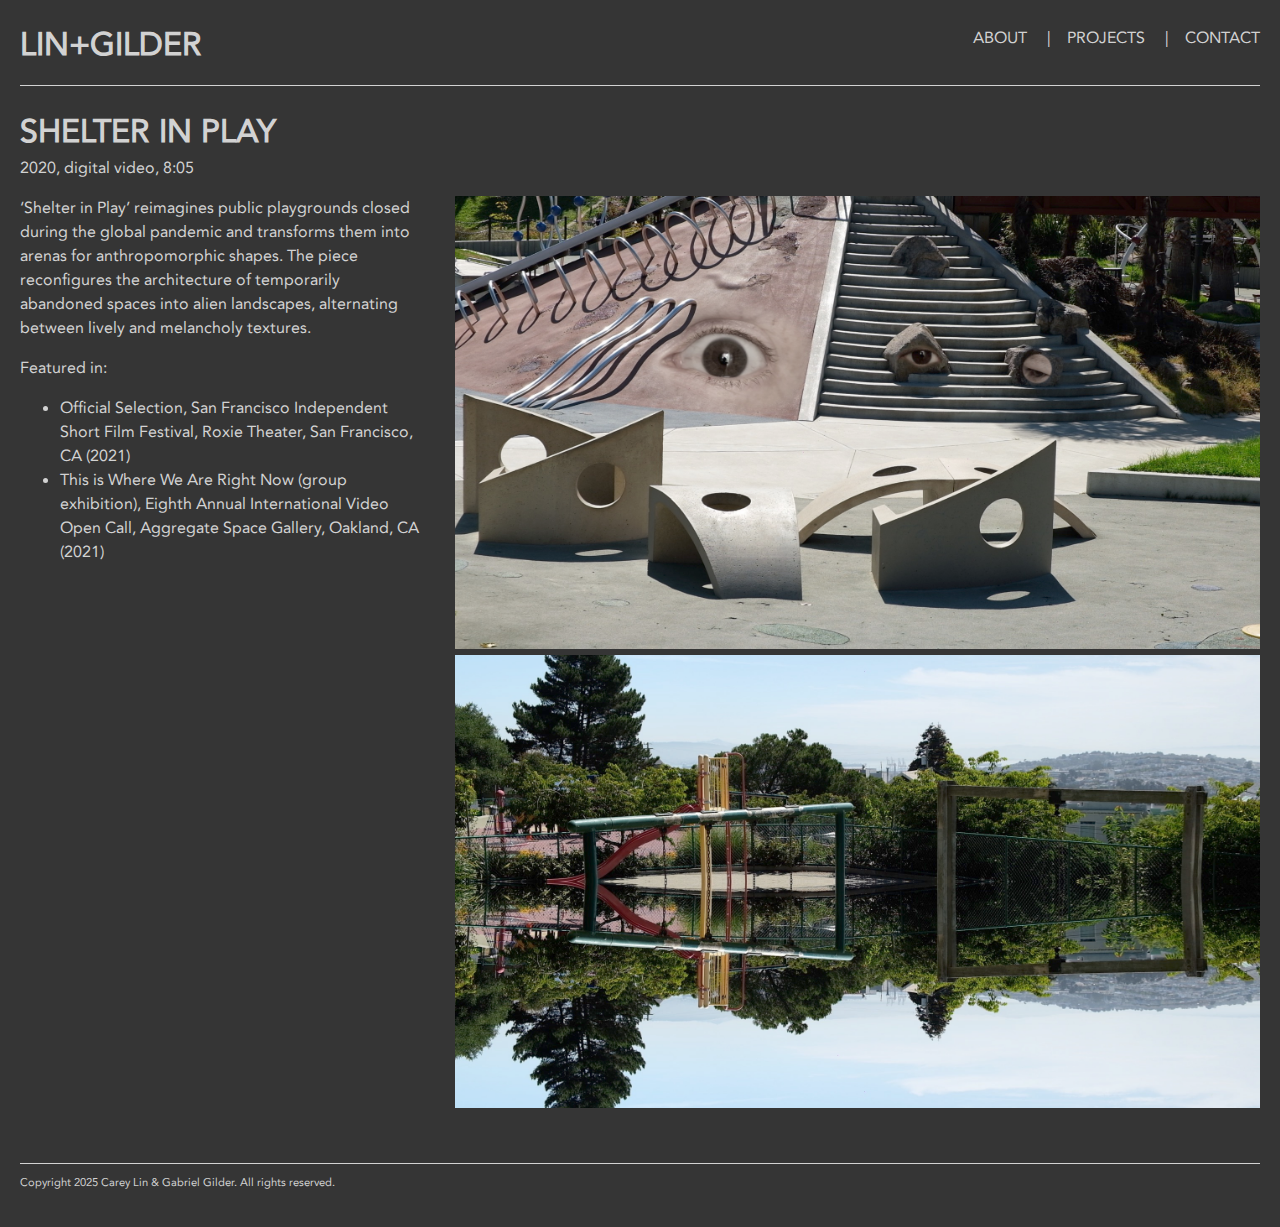
<file: projects/shelter-in-play/index.html>
<!DOCTYPE html>
<html lang="en-us" dir="ltr">
<head>
  <meta charset="utf-8">
<meta name="viewport" content="width=device-width, initial-scale=1">
<title>Shelter in Play | Lin&#43;Gilder</title>

      <link rel="stylesheet" href="/css/main.min.c0bf7a7091e030258f9d9fb2da1ad4cb654a5fd604701080ecb273f1ddc2f5b8.css" integrity="sha256-wL96cJHgMCWPnZ&#43;y2hrUy2VKX9YEcBCA7LJz8d3C9bg=" crossorigin="anonymous">


      <script src="/js/main.f2979a93a325fecf9605263bd141398a311c8e23388ed7dcff74f92f7e632866.js" integrity="sha256-8peak6Ml/s&#43;WBSY70UE5ijEcjiM4jtfc/3T5L35jKGY=" crossorigin="anonymous"></script>


</head>
<body class="projects">
  <header>
    <h1>Lin&#43;Gilder</h1>

  <nav>
    <ul>
    <li>
      <a href="/about/">About</a>
    </li>
    <li>
      <a aria-current="true" class="ancestor" href="/projects/">Projects</a>
    </li>
    <li>
      <a href="/contact/">Contact</a>
    </li>
    </ul>
  </nav>


  </header>
  <main>
    
<article class="project-single">
    <header class="project-header">
        <h1>Shelter in Play</h1>
        <div class="project-meta">
            <span class="project-year">2020</span>, <span class="project-format">digital video</span>, <span class="project-length">8:05</span>
        </div>
    </header>

    <div class="project-content">
        <div class="figures">
<figure><img src="/projects/shelter-in-play/featured.jpg">
</figure>

<figure><img src="/projects/shelter-in-play/still-mirrored.jpg">
</figure>

</div>
<div class="text-content">
‘Shelter in Play’ reimagines public playgrounds closed during the global pandemic and transforms them into arenas for anthropomorphic shapes. The piece reconfigures the architecture of temporarily abandoned spaces into alien landscapes, alternating between lively and melancholy textures.
<p>Featured in:</p>
<ul>
<li>Official Selection, San Francisco Independent Short Film Festival, Roxie Theater, San Francisco, CA (2021)</li>
<li>This is Where We Are Right Now (group exhibition), Eighth Annual International Video Open Call, Aggregate Space Gallery, Oakland, CA (2021)</li>
</ul>
</div>
    </div>
</article>

  </main>
  <footer>
    <p>Copyright 2025 Carey Lin & Gabriel Gilder. All rights reserved.</p>

  </footer>
</body>
</html>
</file>
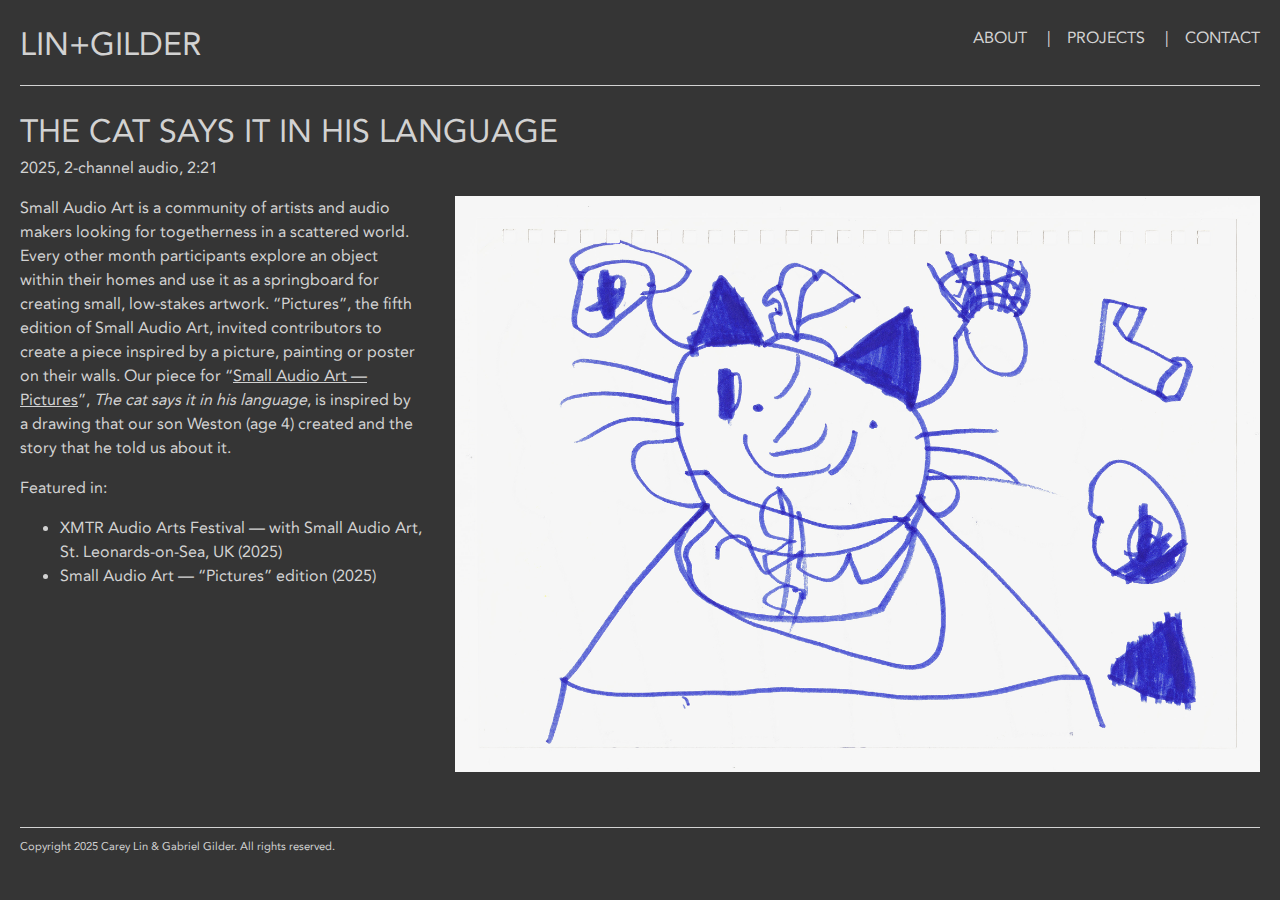
<file: projects/the-cat-says-it-in-his-language/index.html>
<!DOCTYPE html>
<html lang="en-us" dir="ltr">
<head>
  <meta charset="utf-8">
<meta name="viewport" content="width=device-width, initial-scale=1">
<title>The cat says it in his language | Lin&#43;Gilder</title>

      <link rel="stylesheet" href="/css/main.min.d47ae10ef3fa39ed457db6f8c75f03b436ee6c2464b16c9c1bf8d45707117cee.css" integrity="sha256-1HrhDvP6Oe1Ffbb4x18DtDbubCRksWycG/jUVwcRfO4=" crossorigin="anonymous">


      <script src="/js/main.f2979a93a325fecf9605263bd141398a311c8e23388ed7dcff74f92f7e632866.js" integrity="sha256-8peak6Ml/s&#43;WBSY70UE5ijEcjiM4jtfc/3T5L35jKGY=" crossorigin="anonymous"></script>


</head>
<body class="projects">
  <header>
    <h1>Lin&#43;Gilder</h1>

  <nav>
    <ul>
    <li>
      <a href="/about/">About</a>
    </li>
    <li>
      <a aria-current="true" class="ancestor" href="/projects/">Projects</a>
    </li>
    <li>
      <a href="/contact/">Contact</a>
    </li>
    </ul>
  </nav>


  </header>
  <main>
    
<article class="project-single">
    <header class="project-header">
        <h1>The cat says it in his language</h1>
        <div class="project-meta">
            <span class="project-year">2025</span>, <span class="project-format">2-channel audio</span>, <span class="project-length">2:21</span>
        </div>
    </header>

    <div class="project-content">
        <div class="figures">
<figure><img src="/projects/the-cat-says-it-in-his-language/featured.jpg">
</figure>

</div>
<div class="text-content">
Small Audio Art is a community of artists and audio makers looking for togetherness in a scattered world. Every other month participants explore an object within their homes and use it as a springboard for creating small, low-stakes artwork. “Pictures”, the fifth edition of Small Audio Art, invited contributors to create a piece inspired by a picture, painting or poster on their walls. Our piece for “<a href="https://welcome2myhome.squarespace.com/home-2/5-pictures-callout" target="_blank">Small Audio Art — Pictures</a>”, <i>The cat says it in his language</i>, is inspired by a drawing that our son Weston (age 4) created and the story that he told us about it.
<p>Featured in:</p>
<ul>
<li>XMTR Audio Arts Festival — with Small Audio Art, St. Leonards-on-Sea, UK (2025)</li>
<li>Small Audio Art — “Pictures” edition (2025)</li>
</ul>
</div>

    </div>
</article>

  </main>
  <footer>
    <p>Copyright 2025 Carey Lin & Gabriel Gilder. All rights reserved.</p>

  </footer>
</body>
</html>
</file>
<file: css/main.min.c0bf7a7091e030258f9d9fb2da1ad4cb654a5fd604701080ecb273f1ddc2f5b8.css>
@font-face{font-family:avenir;font-style:normal;font-weight:400;src:local('Avenir'),url(../avenir_roman_12.woff)format('woff')}body{color:#d2d2d2;font-family:avenir,sans-serif;line-height:1.5;margin:1rem 0;padding:0 1rem;max-width:1240px;margin:0 auto;background-color:#353535}header{border-bottom:1px solid #d2d2d2;margin-bottom:1rem;position:relative}header h1{margin-bottom:0}footer{border-top:1px solid #d2d2d2;margin-top:3rem;font-size:.7rem;padding:0 0 1.5rem}a{color:#d2d2d2;text-decoration:none}nav{text-transform:uppercase}nav ul{list-style:none;padding:0;margin:0 0 1rem;display:flex;gap:.5rem}nav li{display:block;display:inline;margin-bottom:0}nav a{text-decoration:none;padding:0 .5rem}nav li:not(:last-child)::after{content:"|";margin-left:.5rem}nav li:first-child a{padding-left:0}nav li:last-child a{padding-right:0}@media(min-width:640px){nav{position:absolute;top:.3rem;right:0;margin-top:0}header h1{margin-bottom:1rem}}main a{text-decoration:underline}figure{margin:0 0 .4rem}figure img{max-width:100%;display:block}h1{text-transform:uppercase}.page main{max-width:700px}.project-header{border-bottom:0}.project-header h1{margin-bottom:0}.project-content{display:grid;grid-template-columns:1fr 2fr;gap:2rem;align-items:start}.project-content .text-content{grid-column:1;grid-row:1}.project-content .figures{grid-column:2;grid-row:1}.project-content .figures img{max-width:100%;height:auto}@media(max-width:920px){.project-content{display:block}.project-content .figures{margin:0 0 2rem}}.projects-list{display:grid;grid-template-columns:repeat(auto-fill,minmax(275px,1fr));gap:1rem;padding:0}@media(min-width:598px){.projects-list{grid-template-columns:repeat(auto-fill,minmax(325px,1fr))}}.post-entry{display:flex;flex-direction:column;overflow:hidden}.post-thumbnail{width:100%;aspect-ratio:16/9;overflow:hidden}.post-thumbnail img{width:100%;height:100%;object-fit:cover}.post-entry h2{padding:.3rem 0;margin:0;text-transform:uppercase;font-size:1.2rem}.post-entry h2 a{text-decoration:none;color:inherit}
</file>
<file: css/main.min.d47ae10ef3fa39ed457db6f8c75f03b436ee6c2464b16c9c1bf8d45707117cee.css>
@font-face{font-family:avenir;font-style:normal;font-weight:400;src:local('Avenir'),url(../avenir_roman_12.woff)format('woff')}body{color:#d2d2d2;font-family:avenir,sans-serif;line-height:1.5;margin:1rem 0;padding:0 1rem;max-width:1240px;margin:0 auto;background-color:#353535}header{border-bottom:1px solid #d2d2d2;margin-bottom:1rem;position:relative}header h1{margin-bottom:0}h1,h2,h3,h4,h5,h6{font-weight:400}footer{border-top:1px solid #d2d2d2;margin-top:3rem;font-size:.7rem;padding:0 0 1.5rem}a{color:#d2d2d2;text-decoration:none}nav{text-transform:uppercase}nav ul{list-style:none;padding:0;margin:0 0 1rem;display:flex;gap:.5rem}nav li{display:block;display:inline;margin-bottom:0}nav a{text-decoration:none;padding:0 .5rem}nav li:not(:last-child)::after{content:"|";margin-left:.5rem}nav li:first-child a{padding-left:0}nav li:last-child a{padding-right:0}@media(min-width:640px){nav{position:absolute;top:.3rem;right:0;margin-top:0}header h1{margin-bottom:1rem}}main a{text-decoration:underline}figure{margin:0 0 .4rem}figure img{max-width:100%;display:block}h1{text-transform:uppercase}.page main{max-width:700px}.project-header{border-bottom:0}.project-header h1{margin-bottom:0}.project-content{display:grid;grid-template-columns:1fr 2fr;gap:2rem;align-items:start}.project-content .text-content{grid-column:1;grid-row:1}.project-content .figures{grid-column:2;grid-row:1}.project-content .figures img{max-width:100%;height:auto}@media(max-width:920px){.project-content{display:block}.project-content .figures{margin:0 0 2rem}}.projects-list{display:grid;grid-template-columns:repeat(auto-fill,minmax(275px,1fr));gap:1rem;padding:0}@media(min-width:598px){.projects-list{grid-template-columns:repeat(auto-fill,minmax(325px,1fr))}}.post-entry{display:flex;flex-direction:column;overflow:hidden}.post-thumbnail{width:100%;aspect-ratio:16/9;overflow:hidden}.post-thumbnail img{width:100%;height:100%;object-fit:cover}.post-entry h2{padding:.3rem 0;margin:0;text-transform:uppercase;font-size:1.2rem}.post-entry h2 a{text-decoration:none;color:inherit}
</file>
